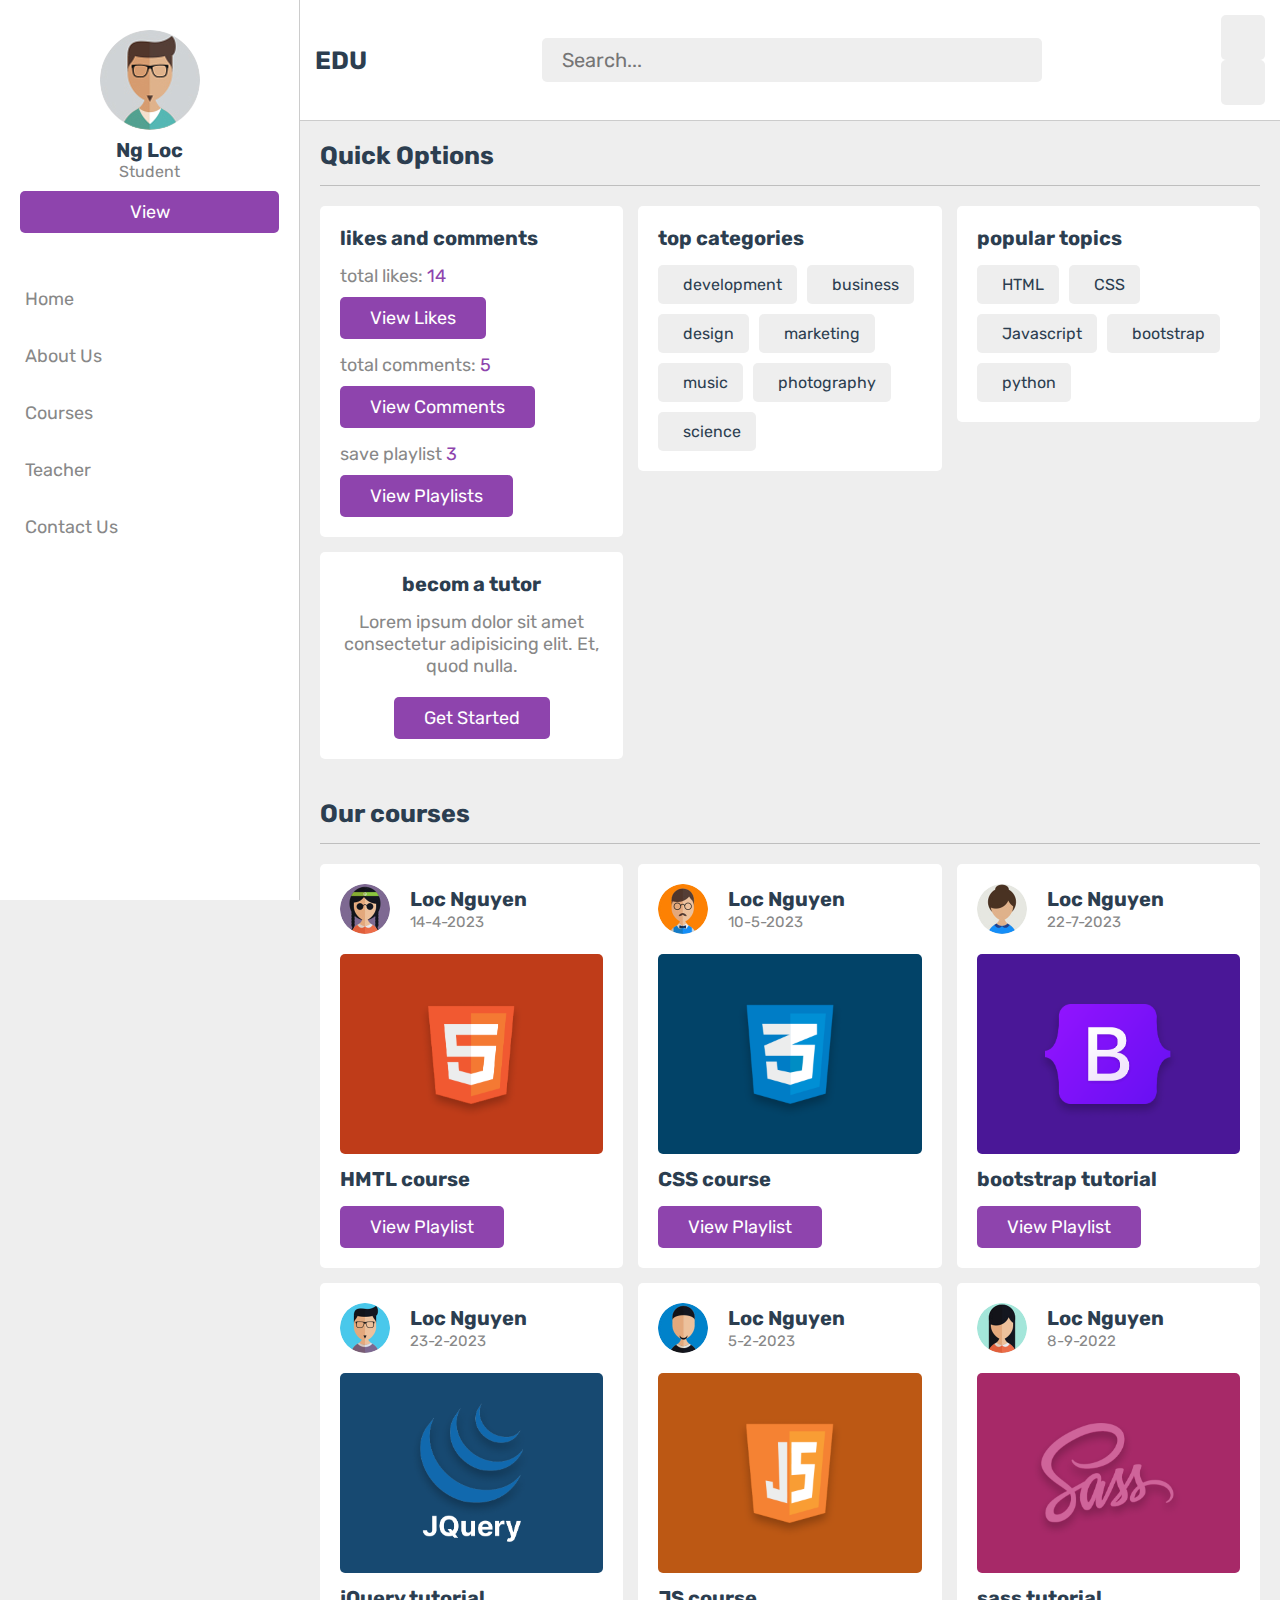
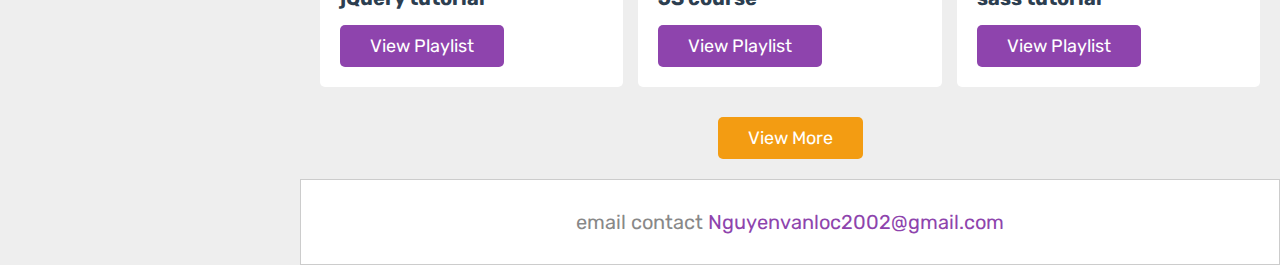
<file: index.html>
<!DOCTYPE html>
<html lang="en">
  <head>
    <meta charset="UTF-8" />
    <meta http-equiv="X-UA-Compatible" content="IE=edge" />
    <meta name="viewport" content="width=device-width, initial-scale=1.0" />
    <link
      rel="stylesheet"
      href="https://cdnjs.cloudflare.com/ajax/libs/font-awesome/6.4.0/css/all.min.css"
      integrity="sha512-iecdLmaskl7CVkqkXNQ/ZH/XLlvWZOJyj7Yy7tcenmpD1ypASozpmT/E0iPtmFIB46ZmdtAc9eNBvH0H/ZpiBw=="
      crossorigin="anonymous"
      referrerpolicy="no-referrer"
    />
    <link rel="preconnect" href="https://fonts.googleapis.com" />
    <link rel="preconnect" href="https://fonts.gstatic.com" crossorigin />
    <link
      href="https://fonts.googleapis.com/css2?family=Rubik:wght@300&display=swap"
      rel="stylesheet"
    />
    <link rel="stylesheet" href="css/style.css" />
    <title>Home</title>
  </head>
  <body>
    <header class="header">
      <section class="flex">
        <a href="index.html" class="logo">EDU</a>
        <form action="" method="post" class="search-form">
          <input
            type="text"
            name="search-box"
            required
            maxlength="100"
            placeholder="Search..."
          />
          <button
            type="submit"
            name="search-box"
            class="fas fa-search"
          ></button>
        </form>
        <div class="icons">
          <div id="menu-btn" class="fas fa-bars"></div>
          <div id="search-btn" class="fas fa-search"></div>
          <div id="user-btn" class="fas fa-user"></div>
          <div id="toggle-btn" class="fas fa-sun"></div>
        </div>
        <div class="profile">
          <img src="images/pic-1.jpg" alt="" />
          <h3>Ng Loc</h3>
          <span>Student</span>
          <a href="profile.html" class="btn">view</a>
          <div class="flex-btn">
            <a href="login.html" class="option-btn">login</a>
            <a href="register.html" class="option-btn">register</a>
          </div>
        </div>
      </section>
    </header>

    <div class="side-bar">
      <div class="close-side-bar">
        <i class="fas fa-times"></i>
      </div>
      <div class="profile">
        <img src="images/pic-1.jpg" alt="" />
        <h3>Ng Loc</h3>
        <span>Student</span>
        <a href="profile.html" class="btn">view</a>
      </div>
      <nav class="navbar">
        <a href="index.html"><i class="fas fa-home"></i><span>home</span></a>
        <a href="about.html"
          ><i class="fas fa-question"></i><span>about us</span></a
        >
        <a href="courses.html"
          ><i class="fas fa-graduation-cap"></i><span>courses</span></a
        >
        <a href="teacher.html"
          ><i class="fas fa-chalkboard-user"></i><span>teacher</span></a
        >
        <a href="contact.html"
          ><i class="fas fa-headset"></i><span>contact us</span></a
        >
      </nav>
    </div>
    <section class="quick-select">
      <h1 class="heading">Quick Options</h1>

      <div class="box-container">
        <div class="box">
          <h3 class="title">likes and comments</h3>
          <p>total likes: <span>14</span></p>
          <a href="#" class="inline-btn">view likes</a>

          <p>total comments: <span>5</span></p>
          <a href="#" class="inline-btn">view comments</a>

          <p>save playlist <span>3</span></p>
          <a href="#" class="inline-btn">view playlists</a>
        </div>
        <div class="box">
          <h3 class="title">top categories</h3>
          <div class="flex">
            <a href="#"><i class="fas fa-code"></i><span>development</span></a>
            <a href="#"
              ><i class="fas fa-chart-simple"></i><span>business</span></a
            >
            <a href="#"><i class="fas fa-pen"></i><span>design</span></a>
            <a href="#"
              ><i class="fas fa-chart-line"></i><span>marketing</span></a
            >
            <a href="#"><i class="fas fa-music"></i><span>music</span></a>
            <a href="#"
              ><i class="fas fa-camera"></i><span>photography</span></a
            >
            <a href="#"><i class="fas fa-vial"></i><span>science</span></a>
          </div>
        </div>
        <div class="box">
          <h3 class="title">popular topics</h3>
          <div class="flex">
            <a href="#"><i class="fab fa-html5"></i><span>HTML</span></a>
            <a href="#"><i class="fab fa-css3"></i><span>CSS</span></a>
            <a href="#"><i class="fab fa-js"></i><span>Javascript</span></a>
            <a href="#"
              ><i class="fab fa-bootstrap"></i><span>bootstrap</span></a
            >
            <a href="#"><i class="fab fa-python"></i><span>python</span></a>
          </div>
        </div>
        <div class="box tutor">
          <h3 class="title">becom a tutor</h3>
          <p>
            Lorem ipsum dolor sit amet consectetur adipisicing elit. Et, quod
            nulla.
          </p>
          <a href="register.html" class="inline-btn">get started</a>
        </div>
      </div>
    </section>
    <section class="courses">
      <h1 class="heading">Our courses</h1>
      <div class="box-container">
        <div class="box">
          <div class="tutor">
            <img src="./images/pic-2.jpg" alt="" />
            <div>
              <h3>Loc Nguyen</h3>
              <span>14-4-2023</span>
            </div>
          </div>
          <img src="./images/thumb-1.png" class="thumb" alt="" />
          <h3 class="title">HMTL course</h3>
          <a href="./playlist.html" class="inline-btn">view playlist</a>
        </div>
        <div class="box">
          <div class="tutor">
            <img src="./images/pic-3.jpg" alt="" />
            <div>
              <h3>Loc Nguyen</h3>
              <span>10-5-2023</span>
            </div>
          </div>
          <img src="./images/thumb-2.png" class="thumb" alt="" />
          <h3 class="title">CSS course</h3>
          <a href="./playlist.html" class="inline-btn">view playlist</a>
        </div>
        <div class="box">
          <div class="tutor">
            <img src="./images/pic-5.jpg" alt="" />
            <div>
              <h3>Loc Nguyen</h3>
              <span>22-7-2023</span>
            </div>
          </div>
          <img src="./images/thumb-4.png" class="thumb" alt="" />
          <h3 class="title">bootstrap tutorial</h3>
          <a href="./playlist.html" class="inline-btn">view playlist</a>
        </div>
        <div class="box">
          <div class="tutor">
            <img src="./images/pic-6.jpg" alt="" />
            <div>
              <h3>Loc Nguyen</h3>
              <span>23-2-2023</span>
            </div>
          </div>
          <img src="./images/thumb-5.png" class="thumb" alt="" />
          <h3 class="title">jQuery tutorial</h3>
          <a href="./playlist.html" class="inline-btn">view playlist</a>
        </div>
        <div class="box">
          <div class="tutor">
            <img src="./images/pic-4.jpg" alt="" />
            <div>
              <h3>Loc Nguyen</h3>
              <span>5-2-2023</span>
            </div>
          </div>
          <img src="./images/thumb-3.png" class="thumb" alt="" />
          <h3 class="title">JS course</h3>
          <a href="./playlist.html" class="inline-btn">view playlist</a>
        </div>
        <div class="box">
          <div class="tutor">
            <img src="./images/pic-7.jpg" alt="" />
            <div>
              <h3>Loc Nguyen</h3>
              <span>8-9-2022</span>
            </div>
          </div>
          <img src="./images/thumb-6.png" class="thumb" alt="" />
          <h3 class="title">sass tutorial</h3>
          <a href="./playlist.html" class="inline-btn">view playlist</a>
        </div>
      </div>
      <div class="more-btn">
        <a href="courses.html" class="inline-option-btn">view more</a>
      </div>
    </section>
    <footer>
      <p>email contact <span>Nguyenvanloc2002@gmail.com</span></p>
    </footer>
    <script src="./js/app.js"></script>
  </body>
</html>
</file>
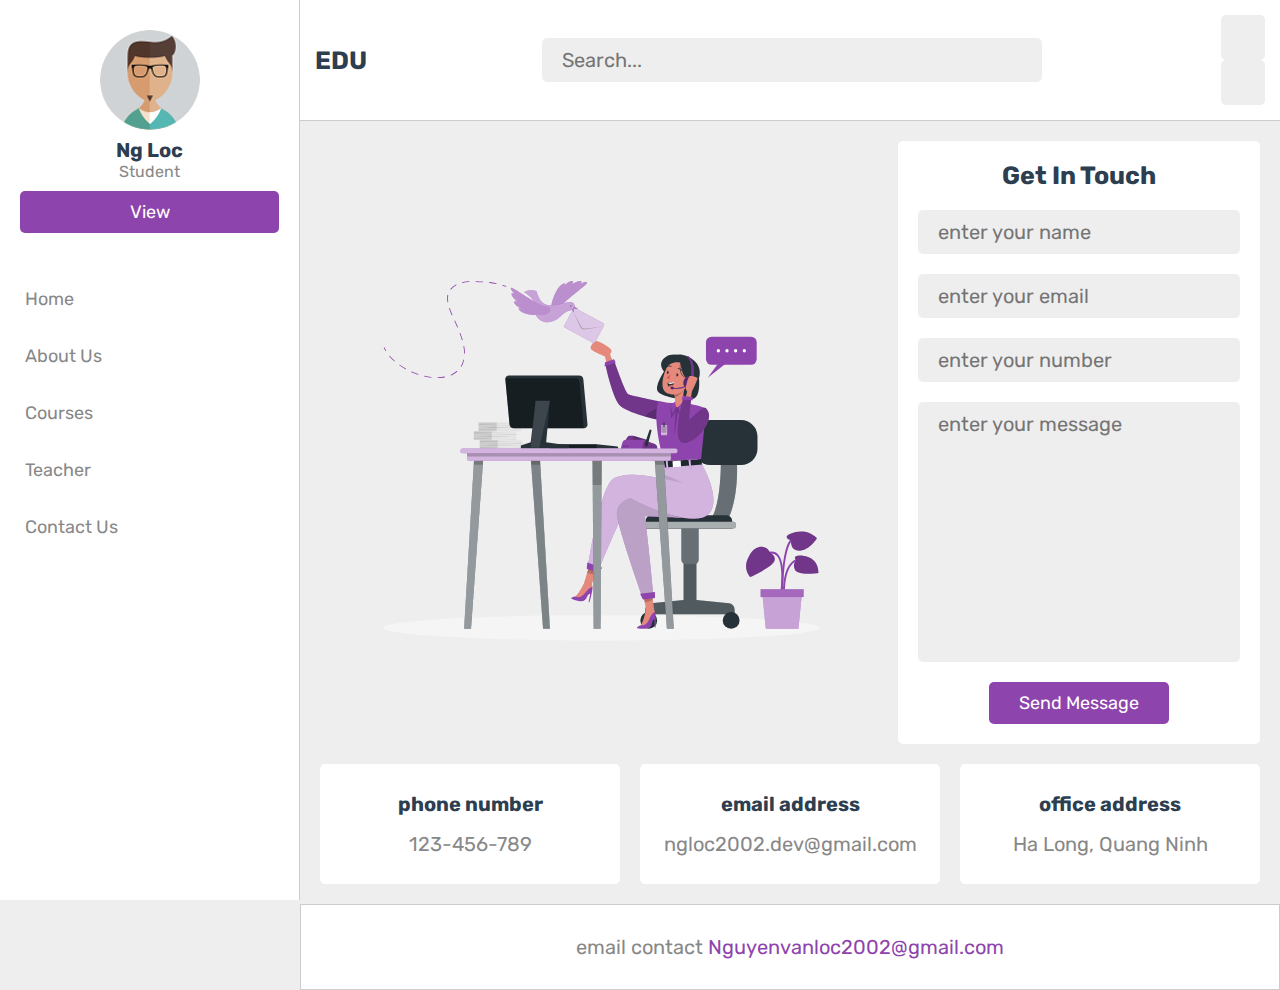
<file: contact.html>
<!DOCTYPE html>
<html lang="en">
  <head>
    <meta charset="UTF-8" />
    <meta http-equiv="X-UA-Compatible" content="IE=edge" />
    <meta name="viewport" content="width=device-width, initial-scale=1.0" />
    <link
      rel="stylesheet"
      href="https://cdnjs.cloudflare.com/ajax/libs/font-awesome/6.4.0/css/all.min.css"
      integrity="sha512-iecdLmaskl7CVkqkXNQ/ZH/XLlvWZOJyj7Yy7tcenmpD1ypASozpmT/E0iPtmFIB46ZmdtAc9eNBvH0H/ZpiBw=="
      crossorigin="anonymous"
      referrerpolicy="no-referrer"
    />
    <link rel="preconnect" href="https://fonts.googleapis.com" />
    <link rel="preconnect" href="https://fonts.gstatic.com" crossorigin />
    <link
      href="https://fonts.googleapis.com/css2?family=Rubik:wght@300&display=swap"
      rel="stylesheet"
    />
    <link rel="stylesheet" href="css/style.css" />
    <title>contact</title>
  </head>
  <body>
    <header class="header">
      <section class="flex">
        <a href="index.html" class="logo">EDU</a>
        <form action="" method="post" class="search-form">
          <input
            type="text"
            name="search-box"
            required
            maxlength="100"
            placeholder="Search..."
          />
          <button
            type="submit"
            name="search-box"
            class="fas fa-search"
          ></button>
        </form>
        <div class="icons">
          <div id="menu-btn" class="fas fa-bars"></div>
          <div id="search-btn" class="fas fa-search"></div>
          <div id="user-btn" class="fas fa-user"></div>
          <div id="toggle-btn" class="fas fa-sun"></div>
        </div>
        <div class="profile">
          <img src="images/pic-1.jpg" alt="" />
          <h3>Ng Loc</h3>
          <span>Student</span>
          <a href="profile.html" class="btn">view</a>
          <div class="flex-btn">
            <a href="login.html" class="option-btn">login</a>
            <a href="register.html" class="option-btn">register</a>
          </div>
        </div>
      </section>
    </header>

    <div class="side-bar">
      <div class="close-side-bar">
        <i class="fas fa-times"></i>
      </div>
      <div class="profile">
        <img src="images/pic-1.jpg" alt="" />
        <h3>Ng Loc</h3>
        <span>Student</span>
        <a href="profile.html" class="btn">view</a>
      </div>
      <nav class="navbar">
        <a href="index.html"><i class="fas fa-home"></i><span>home</span></a>
        <a href="about.html"
          ><i class="fas fa-question"></i><span>about us</span></a
        >
        <a href="courses.html"
          ><i class="fas fa-graduation-cap"></i><span>courses</span></a
        >
        <a href="teacher.html"
          ><i class="fas fa-chalkboard-user"></i><span>teacher</span></a
        >
        <a href="contact.html"
          ><i class="fas fa-headset"></i><span>contact us</span></a
        >
      </nav>
    </div>
    <section class="contact">
      <div class="row">
        <div class="image">
          <img src="./images/contact-img.svg" alt="" />
        </div>

        <form action="">
          <div class="title">Get In Touch</div>
          <input type="text" placeholder="enter your name" />
          <input type="text" placeholder="enter your email" />
          <input type="number" placeholder="enter your number" />
          <textarea
            name=""
            id=""
            placeholder="enter your message"
            cols="30"
            rows="10"
          ></textarea>
          <button class="inline-btn">send message</button>
        </form>
      </div>
      <div class="box-container">
        <div class="box">
          <div class="icon">
            <i class="fas fa-phone"></i>
          </div>
          <h3>phone number</h3>
          <p>123-456-789</p>
        </div>
        <div class="box">
          <div class="icon">
            <i class="fas fa-mail-bulk"></i>
          </div>
          <h3>email address</h3>
          <p>ngloc2002.dev@gmail.com</p>
        </div>
        <div class="box">
          <div class="icon">
            <i class="fas fa-map-location-dot"></i>
          </div>
          <h3>office address</h3>
          <p>Ha Long, Quang Ninh</p>
        </div>
      </div>
    </section>
    <footer>
      <p>email contact <span>Nguyenvanloc2002@gmail.com</span></p>
    </footer>
    <script src="./js/app.js"></script>
  </body>
</html>
</file>
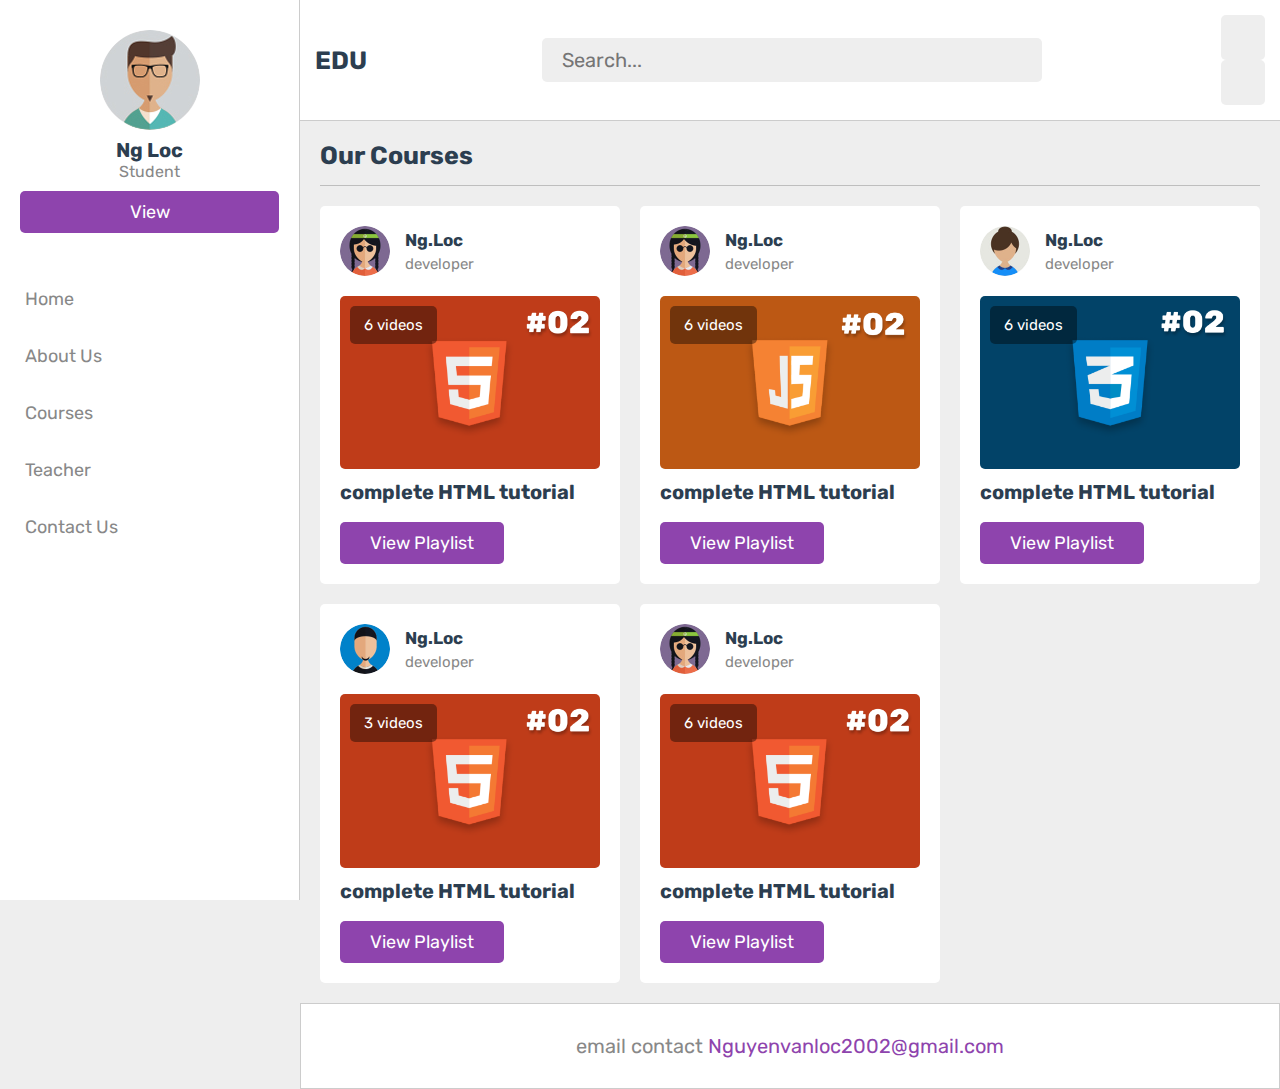
<file: courses.html>
<!DOCTYPE html>
<html lang="en">
  <head>
    <meta charset="UTF-8" />
    <meta http-equiv="X-UA-Compatible" content="IE=edge" />
    <meta name="viewport" content="width=device-width, initial-scale=1.0" />
    <link
      rel="stylesheet"
      href="https://cdnjs.cloudflare.com/ajax/libs/font-awesome/6.4.0/css/all.min.css"
      integrity="sha512-iecdLmaskl7CVkqkXNQ/ZH/XLlvWZOJyj7Yy7tcenmpD1ypASozpmT/E0iPtmFIB46ZmdtAc9eNBvH0H/ZpiBw=="
      crossorigin="anonymous"
      referrerpolicy="no-referrer"
    />
    <link rel="preconnect" href="https://fonts.googleapis.com" />
    <link rel="preconnect" href="https://fonts.gstatic.com" crossorigin />
    <link
      href="https://fonts.googleapis.com/css2?family=Rubik:wght@300&display=swap"
      rel="stylesheet"
    />
    <link rel="stylesheet" href="css/style.css" />
    <title>courses</title>
  </head>
  <body>
    <header class="header">
      <section class="flex">
        <a href="index.html" class="logo">EDU</a>
        <form action="" method="post" class="search-form">
          <input
            type="text"
            name="search-box"
            required
            maxlength="100"
            placeholder="Search..."
          />
          <button
            type="submit"
            name="search-box"
            class="fas fa-search"
          ></button>
        </form>
        <div class="icons">
          <div id="menu-btn" class="fas fa-bars"></div>
          <div id="search-btn" class="fas fa-search"></div>
          <div id="user-btn" class="fas fa-user"></div>
          <div id="toggle-btn" class="fas fa-sun"></div>
        </div>
        <div class="profile">
          <img src="images/pic-1.jpg" alt="" />
          <h3>Ng Loc</h3>
          <span>Student</span>
          <a href="profile.html" class="btn">view</a>
          <div class="flex-btn">
            <a href="login.html" class="option-btn">login</a>
            <a href="register.html" class="option-btn">register</a>
          </div>
        </div>
      </section>
    </header>

    <div class="side-bar">
      <div class="close-side-bar">
        <i class="fas fa-times"></i>
      </div>
      <div class="profile">
        <img src="images/pic-1.jpg" alt="" />
        <h3>Ng Loc</h3>
        <span>Student</span>
        <a href="profile.html" class="btn">view</a>
      </div>
      <nav class="navbar">
        <a href="index.html"><i class="fas fa-home"></i><span>home</span></a>
        <a href="about.html"
          ><i class="fas fa-question"></i><span>about us</span></a
        >
        <a href="courses.html"
          ><i class="fas fa-graduation-cap"></i><span>courses</span></a
        >
        <a href="teacher.html"
          ><i class="fas fa-chalkboard-user"></i><span>teacher</span></a
        >
        <a href="contact.html"
          ><i class="fas fa-headset"></i><span>contact us</span></a
        >
      </nav>
    </div>
    <section id="courses">
      <h1 class="heading">Our Courses</h1>
      <div class="box-container">
        <div class="box">
          <div class="teacher">
            <img src="./images/pic-2.jpg" alt="" class="avatar" />
            <div class="info">
              <h3>Ng.Loc</h3>
              <p>developer</p>
            </div>
          </div>
          <div class="video">
            <span>6 videos</span>
            <img class="thumb" src="./images/post-1-2.png" alt="" />
          </div>
          <p class="title">complete HTML tutorial</p>
          <a href="./watch-video.html" class="inline-btn">View playlist</a>
        </div>
        <div class="box">
          <div class="teacher">
            <img src="./images/pic-2.jpg" alt="" class="avatar" />
            <div class="info">
              <h3>Ng.Loc</h3>
              <p>developer</p>
            </div>
          </div>
          <div class="video">
            <span>6 videos</span>
            <img class="thumb" src="./images/post-3-2.png" alt="" />
          </div>
          <p class="title">complete HTML tutorial</p>
          <a href="./watch-video.html" class="inline-btn">View playlist</a>
        </div>
        <div class="box">
          <div class="teacher">
            <img src="./images/pic-5.jpg" alt="" class="avatar" />
            <div class="info">
              <h3>Ng.Loc</h3>
              <p>developer</p>
            </div>
          </div>
          <div class="video">
            <span>6 videos</span>
            <img class="thumb" src="./images/post-2-2.png" alt="" />
          </div>
          <p class="title">complete HTML tutorial</p>
          <a href="./watch-video.html" class="inline-btn">View playlist</a>
        </div>
        <div class="box">
          <div class="teacher">
            <img src="./images/pic-4.jpg" alt="" class="avatar" />
            <div class="info">
              <h3>Ng.Loc</h3>
              <p>developer</p>
            </div>
          </div>
          <div class="video">
            <span>3 videos</span>
            <img class="thumb" src="./images/post-1-2.png" alt="" />
          </div>
          <p class="title">complete HTML tutorial</p>
          <a href="./watch-video.html" class="inline-btn">View playlist</a>
        </div>
        <div class="box">
          <div class="teacher">
            <img src="./images/pic-2.jpg" alt="" class="avatar" />
            <div class="info">
              <h3>Ng.Loc</h3>
              <p>developer</p>
            </div>
          </div>
          <div class="video">
            <span>6 videos</span>
            <img class="thumb" src="./images/post-1-2.png" alt="" />
          </div>
          <p class="title">complete HTML tutorial</p>
          <a href="./watch-video.html" class="inline-btn">View playlist</a>
        </div>
      </div>
    </section>
    <footer>
      <p>email contact <span>Nguyenvanloc2002@gmail.com</span></p>
    </footer>
    <script src="./js/app.js"></script>
  </body>
</html>
</file>
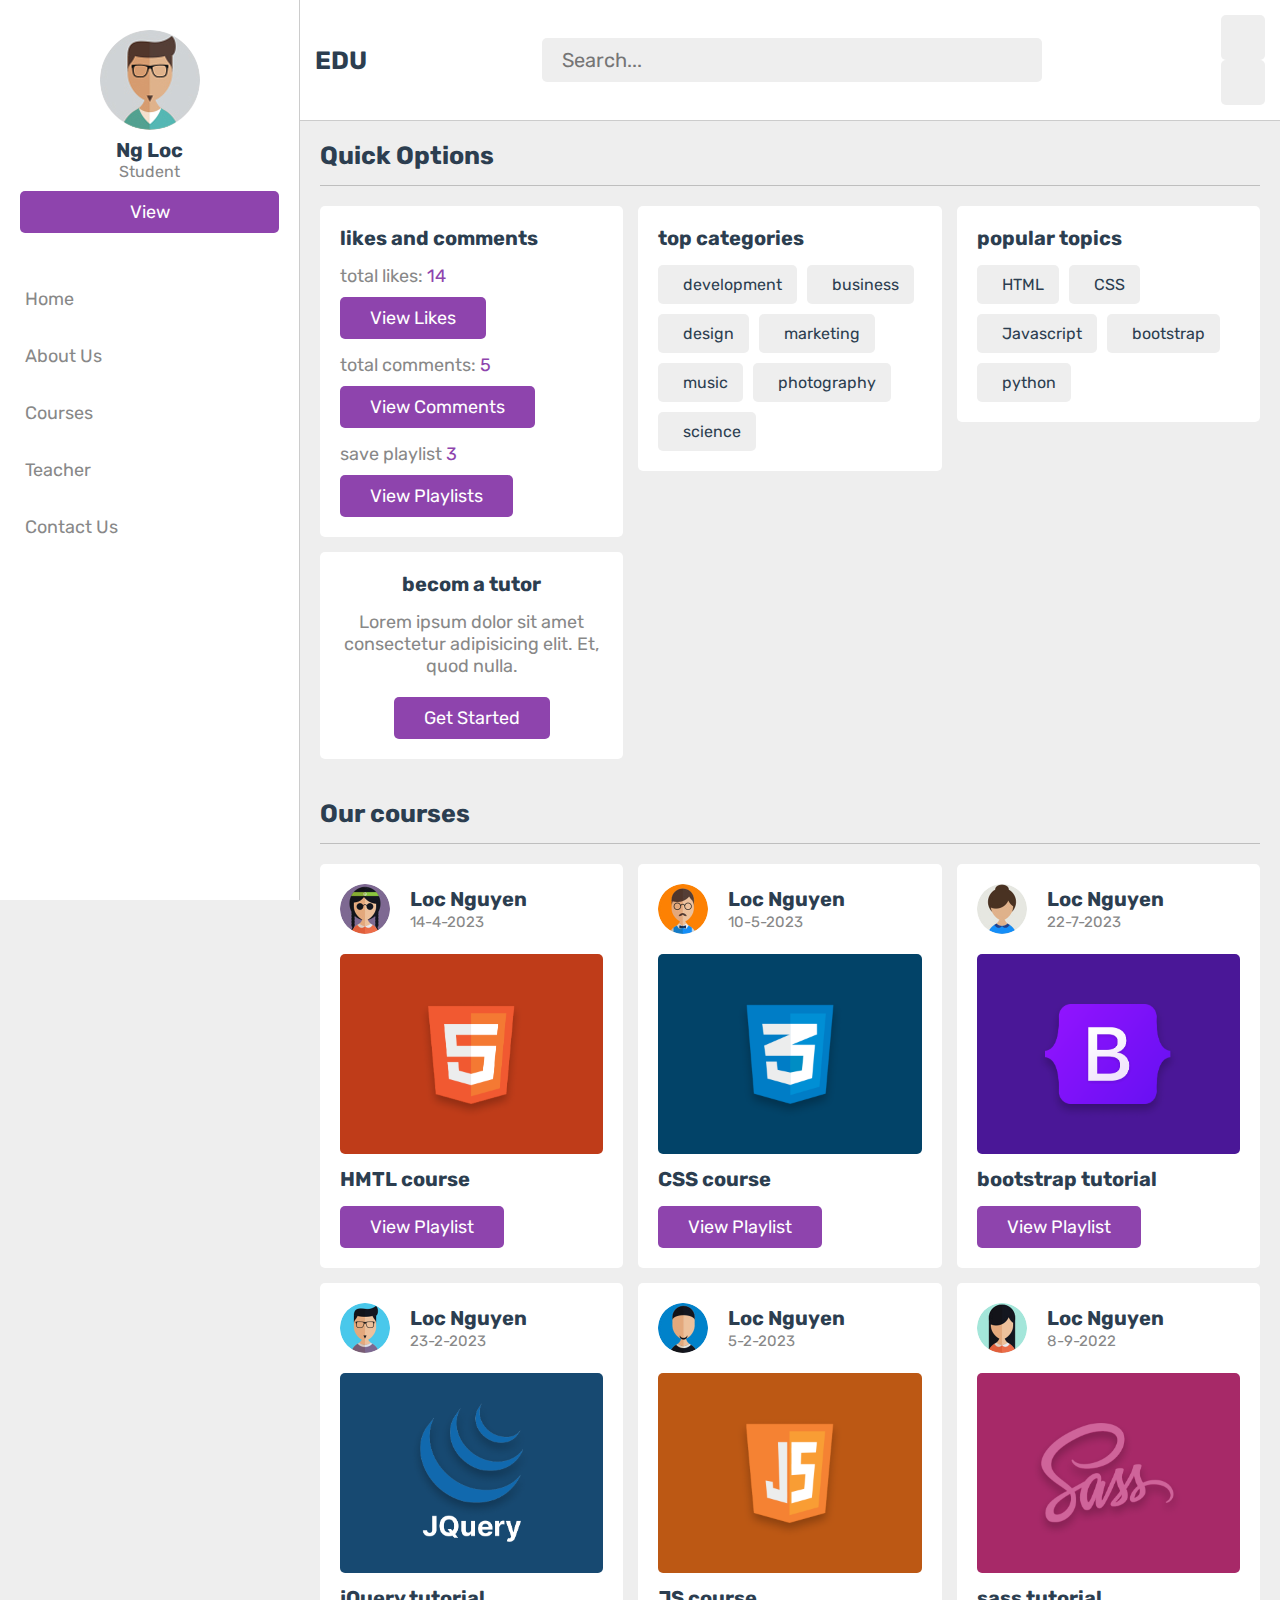
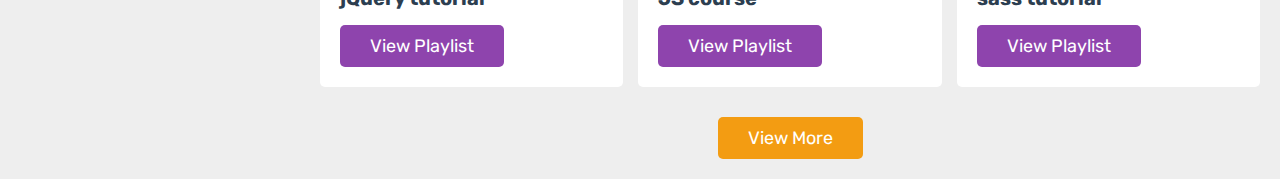
<file: home.html>
<!DOCTYPE html>
<html lang="en">
  <head>
    <meta charset="UTF-8" />
    <meta http-equiv="X-UA-Compatible" content="IE=edge" />
    <meta name="viewport" content="width=device-width, initial-scale=1.0" />
    <link
      rel="stylesheet"
      href="https://cdnjs.cloudflare.com/ajax/libs/font-awesome/6.4.0/css/all.min.css"
      integrity="sha512-iecdLmaskl7CVkqkXNQ/ZH/XLlvWZOJyj7Yy7tcenmpD1ypASozpmT/E0iPtmFIB46ZmdtAc9eNBvH0H/ZpiBw=="
      crossorigin="anonymous"
      referrerpolicy="no-referrer"
    />
    <link rel="preconnect" href="https://fonts.googleapis.com" />
    <link rel="preconnect" href="https://fonts.gstatic.com" crossorigin />
    <link
      href="https://fonts.googleapis.com/css2?family=Rubik:wght@300&display=swap"
      rel="stylesheet"
    />
    <link rel="stylesheet" href="css/style.css" />
    <title>Home</title>
  </head>
  <body>
    <header class="header">
      <section class="flex">
        <a href="home.html" class="logo">EDU</a>
        <form action="" method="post" class="search-form">
          <input
            type="text"
            name="search-box"
            required
            maxlength="100"
            placeholder="Search..."
          />
          <button
            type="submit"
            name="search-box"
            class="fas fa-search"
          ></button>
        </form>
        <div class="icons">
          <div id="menu-btn" class="fas fa-bars"></div>
          <div id="search-btn" class="fas fa-search"></div>
          <div id="user-btn" class="fas fa-user"></div>
          <div id="toggle-btn" class="fas fa-sun"></div>
        </div>
        <div class="profile">
          <img src="images/pic-1.jpg" alt="" />
          <h3>Ng Loc</h3>
          <span>Student</span>
          <a href="profile.html" class="btn">view</a>
          <div class="flex-btn">
            <a href="login.html" class="option-btn">login</a>
            <a href="register.html" class="option-btn">register</a>
          </div>
        </div>
      </section>
    </header>

    <div class="side-bar">
      <div class="close-side-bar">
        <i class="fas fa-times"></i>
      </div>
      <div class="profile">
        <img src="images/pic-1.jpg" alt="" />
        <h3>Ng Loc</h3>
        <span>Student</span>
        <a href="profile.html" class="btn">view</a>
      </div>
      <nav class="navbar">
        <a href="home.html"><i class="fas fa-home"></i><span>home</span></a>
        <a href="about.html"
          ><i class="fas fa-question"></i><span>about us</span></a
        >
        <a href="courses.html"
          ><i class="fas fa-graduation-cap"></i><span>courses</span></a
        >
        <a href="teacher.html"
          ><i class="fas fa-chalkboard-user"></i><span>teacher</span></a
        >
        <a href="contact.html"
          ><i class="fas fa-headset"></i><span>contact us</span></a
        >
      </nav>
    </div>
    <section class="quick-select">
      <h1 class="heading">Quick Options</h1>

      <div class="box-container">
        <div class="box">
          <h3 class="title">likes and comments</h3>
          <p>total likes: <span>14</span></p>
          <a href="#" class="inline-btn">view likes</a>

          <p>total comments: <span>5</span></p>
          <a href="#" class="inline-btn">view comments</a>

          <p>save playlist <span>3</span></p>
          <a href="#" class="inline-btn">view playlists</a>
        </div>
        <div class="box">
          <h3 class="title">top categories</h3>
          <div class="flex">
            <a href="#"><i class="fas fa-code"></i><span>development</span></a>
            <a href="#"
              ><i class="fas fa-chart-simple"></i><span>business</span></a
            >
            <a href="#"><i class="fas fa-pen"></i><span>design</span></a>
            <a href="#"
              ><i class="fas fa-chart-line"></i><span>marketing</span></a
            >
            <a href="#"><i class="fas fa-music"></i><span>music</span></a>
            <a href="#"
              ><i class="fas fa-camera"></i><span>photography</span></a
            >
            <a href="#"><i class="fas fa-vial"></i><span>science</span></a>
          </div>
        </div>
        <div class="box">
          <h3 class="title">popular topics</h3>
          <div class="flex">
            <a href="#"><i class="fab fa-html5"></i><span>HTML</span></a>
            <a href="#"><i class="fab fa-css3"></i><span>CSS</span></a>
            <a href="#"><i class="fab fa-js"></i><span>Javascript</span></a>
            <a href="#"
              ><i class="fab fa-bootstrap"></i><span>bootstrap</span></a
            >
            <a href="#"><i class="fab fa-python"></i><span>python</span></a>
          </div>
        </div>
        <div class="box tutor">
          <h3 class="title">becom a tutor</h3>
          <p>
            Lorem ipsum dolor sit amet consectetur adipisicing elit. Et, quod
            nulla.
          </p>
          <a href="register.html" class="inline-btn">get started</a>
        </div>
      </div>
    </section>
    <section class="courses">
      <h1 class="heading">Our courses</h1>
      <div class="box-container">
        <div class="box">
          <div class="tutor">
            <img src="./images/pic-2.jpg" alt="" />
            <div>
              <h3>Loc Nguyen</h3>
              <span>14-4-2023</span>
            </div>
          </div>
          <img src="./images/thumb-1.png" class="thumb" alt="" />
          <h3 class="title">HMTL course</h3>
          <a href="./playlist.html" class="inline-btn">view playlist</a>
        </div>
        <div class="box">
          <div class="tutor">
            <img src="./images/pic-3.jpg" alt="" />
            <div>
              <h3>Loc Nguyen</h3>
              <span>10-5-2023</span>
            </div>
          </div>
          <img src="./images/thumb-2.png" class="thumb" alt="" />
          <h3 class="title">CSS course</h3>
          <a href="./playlist.html" class="inline-btn">view playlist</a>
        </div>
        <div class="box">
          <div class="tutor">
            <img src="./images/pic-5.jpg" alt="" />
            <div>
              <h3>Loc Nguyen</h3>
              <span>22-7-2023</span>
            </div>
          </div>
          <img src="./images/thumb-4.png" class="thumb" alt="" />
          <h3 class="title">bootstrap tutorial</h3>
          <a href="./playlist.html" class="inline-btn">view playlist</a>
        </div>
        <div class="box">
          <div class="tutor">
            <img src="./images/pic-6.jpg" alt="" />
            <div>
              <h3>Loc Nguyen</h3>
              <span>23-2-2023</span>
            </div>
          </div>
          <img src="./images/thumb-5.png" class="thumb" alt="" />
          <h3 class="title">jQuery tutorial</h3>
          <a href="./playlist.html" class="inline-btn">view playlist</a>
        </div>
        <div class="box">
          <div class="tutor">
            <img src="./images/pic-4.jpg" alt="" />
            <div>
              <h3>Loc Nguyen</h3>
              <span>5-2-2023</span>
            </div>
          </div>
          <img src="./images/thumb-3.png" class="thumb" alt="" />
          <h3 class="title">JS course</h3>
          <a href="./playlist.html" class="inline-btn">view playlist</a>
        </div>
        <div class="box">
          <div class="tutor">
            <img src="./images/pic-7.jpg" alt="" />
            <div>
              <h3>Loc Nguyen</h3>
              <span>8-9-2022</span>
            </div>
          </div>
          <img src="./images/thumb-6.png" class="thumb" alt="" />
          <h3 class="title">sass tutorial</h3>
          <a href="./playlist.html" class="inline-btn">view playlist</a>
        </div>
      </div>
      <div class="more-btn">
        <a href="courses.html" class="inline-option-btn">view more</a>
      </div>
    </section>
    <script src="./js/app.js"></script>
  </body>
</html>
</file>
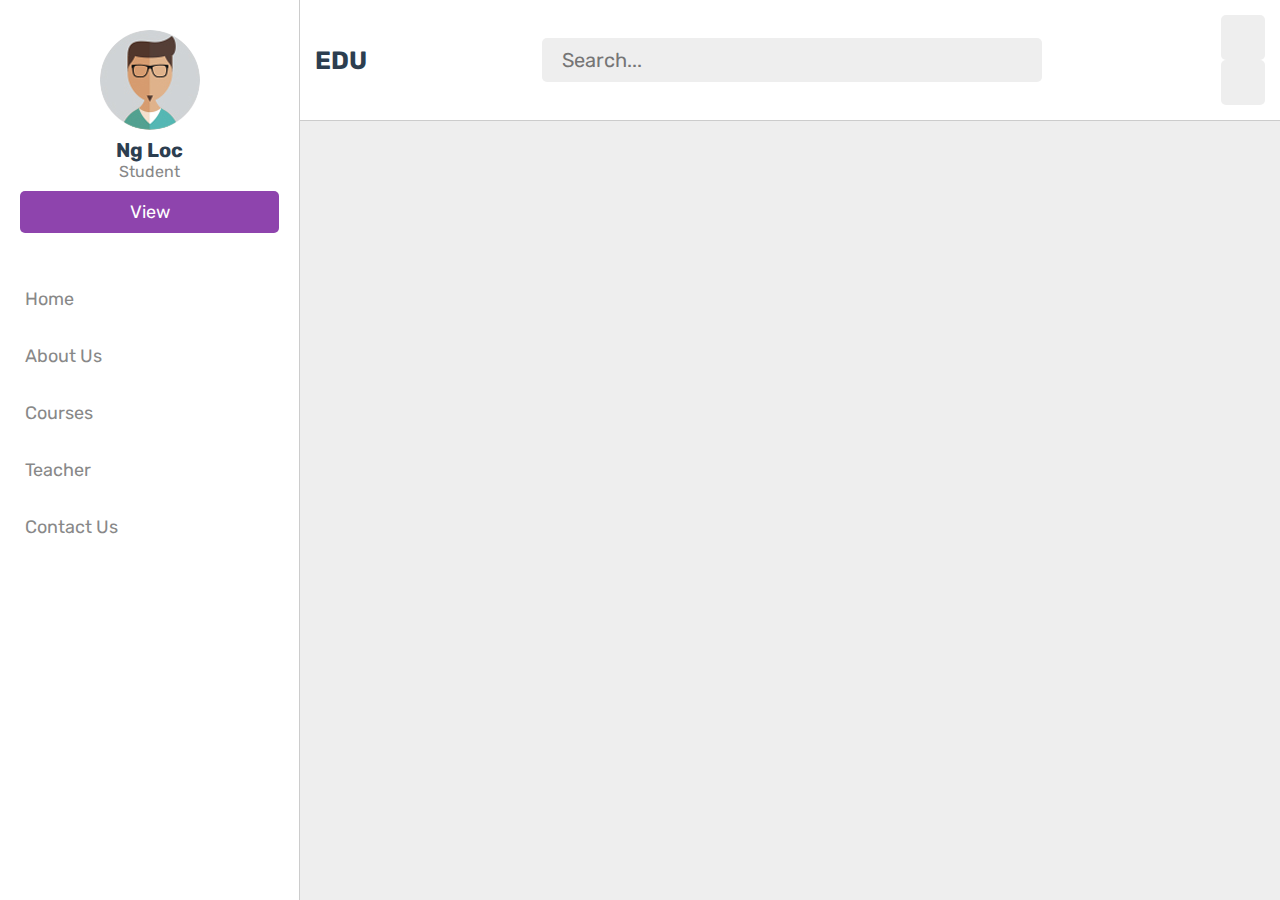
<file: login.html>
<!DOCTYPE html>
<html lang="en">
  <head>
    <meta charset="UTF-8" />
    <meta http-equiv="X-UA-Compatible" content="IE=edge" />
    <meta name="viewport" content="width=device-width, initial-scale=1.0" />
    <link
      rel="stylesheet"
      href="https://cdnjs.cloudflare.com/ajax/libs/font-awesome/6.4.0/css/all.min.css"
      integrity="sha512-iecdLmaskl7CVkqkXNQ/ZH/XLlvWZOJyj7Yy7tcenmpD1ypASozpmT/E0iPtmFIB46ZmdtAc9eNBvH0H/ZpiBw=="
      crossorigin="anonymous"
      referrerpolicy="no-referrer"
    />
    <link rel="preconnect" href="https://fonts.googleapis.com" />
    <link rel="preconnect" href="https://fonts.gstatic.com" crossorigin />
    <link
      href="https://fonts.googleapis.com/css2?family=Rubik:wght@300&display=swap"
      rel="stylesheet"
    />
    <link rel="stylesheet" href="css/style.css" />
    <title>contact</title>
  </head>
  <body>
    <header class="header">
      <section class="flex">
        <a href="index.html" class="logo">EDU</a>
        <form action="" method="post" class="search-form">
          <input
            type="text"
            name="search-box"
            required
            maxlength="100"
            placeholder="Search..."
          />
          <button
            type="submit"
            name="search-box"
            class="fas fa-search"
          ></button>
        </form>
        <div class="icons">
          <div id="menu-btn" class="fas fa-bars"></div>
          <div id="search-btn" class="fas fa-search"></div>
          <div id="user-btn" class="fas fa-user"></div>
          <div id="toggle-btn" class="fas fa-sun"></div>
        </div>
        <div class="profile">
          <img src="images/pic-1.jpg" alt="" />
          <h3>Ng Loc</h3>
          <span>Student</span>
          <a href="profile.html" class="btn">view</a>
          <div class="flex-btn">
            <a href="login.html" class="option-btn">login</a>
            <a href="register.html" class="option-btn">register</a>
          </div>
        </div>
      </section>
    </header>

    <div class="side-bar">
      <div class="close-side-bar">
        <i class="fas fa-times"></i>
      </div>
      <div class="profile">
        <img src="images/pic-1.jpg" alt="" />
        <h3>Ng Loc</h3>
        <span>Student</span>
        <a href="profile.html" class="btn">view</a>
      </div>
      <nav class="navbar">
        <a href="index.html"><i class="fas fa-home"></i><span>home</span></a>
        <a href="about.html"
          ><i class="fas fa-question"></i><span>about us</span></a
        >
        <a href="courses.html"
          ><i class="fas fa-graduation-cap"></i><span>courses</span></a
        >
        <a href="teacher.html"
          ><i class="fas fa-chalkboard-user"></i><span>teacher</span></a
        >
        <a href="contact.html"
          ><i class="fas fa-headset"></i><span>contact us</span></a
        >
      </nav>
    </div>

    <script src="./js/app.js"></script>
  </body>
</html>
</file>
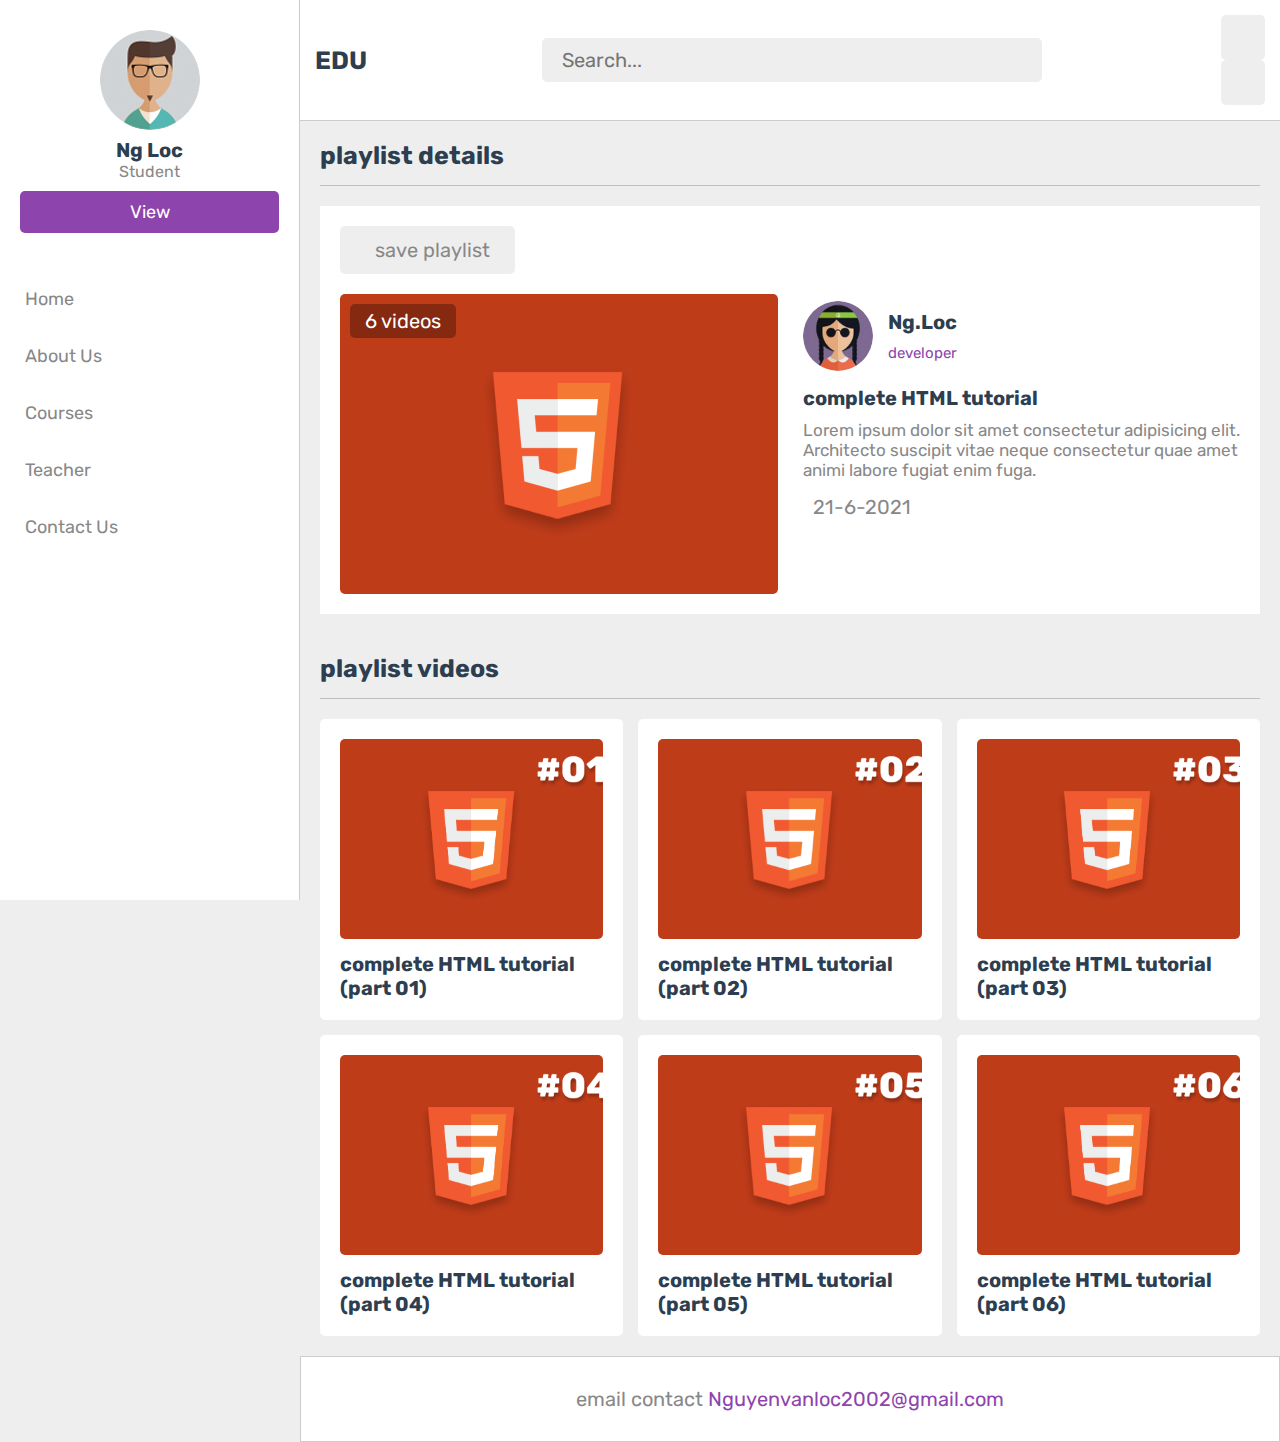
<file: playlist.html>
<!DOCTYPE html>
<html lang="en">
  <head>
    <meta charset="UTF-8" />
    <meta http-equiv="X-UA-Compatible" content="IE=edge" />
    <meta name="viewport" content="width=device-width, initial-scale=1.0" />
    <link
      rel="stylesheet"
      href="https://cdnjs.cloudflare.com/ajax/libs/font-awesome/6.4.0/css/all.min.css"
      integrity="sha512-iecdLmaskl7CVkqkXNQ/ZH/XLlvWZOJyj7Yy7tcenmpD1ypASozpmT/E0iPtmFIB46ZmdtAc9eNBvH0H/ZpiBw=="
      crossorigin="anonymous"
      referrerpolicy="no-referrer"
    />
    <link rel="preconnect" href="https://fonts.googleapis.com" />
    <link rel="preconnect" href="https://fonts.gstatic.com" crossorigin />
    <link
      href="https://fonts.googleapis.com/css2?family=Rubik:wght@300&display=swap"
      rel="stylesheet"
    />
    <link rel="stylesheet" href="css/style.css" />
    <title>play list</title>
  </head>
  <body>
    <header class="header">
      <section class="flex">
        <a href="index.html" class="logo">EDU</a>
        <form action="" method="post" class="search-form">
          <input
            type="text"
            name="search-box"
            required
            maxlength="100"
            placeholder="Search..."
          />
          <button
            type="submit"
            name="search-box"
            class="fas fa-search"
          ></button>
        </form>
        <div class="icons">
          <div id="menu-btn" class="fas fa-bars"></div>
          <div id="search-btn" class="fas fa-search"></div>
          <div id="user-btn" class="fas fa-user"></div>
          <div id="toggle-btn" class="fas fa-sun"></div>
        </div>
        <div class="profile">
          <img src="images/pic-1.jpg" alt="" />
          <h3>Ng Loc</h3>
          <span>Student</span>
          <a href="profile.html" class="btn">view</a>
          <div class="flex-btn">
            <a href="login.html" class="option-btn">login</a>
            <a href="register.html" class="option-btn">register</a>
          </div>
        </div>
      </section>
    </header>

    <div class="side-bar">
      <div class="close-side-bar">
        <i class="fas fa-times"></i>
      </div>
      <div class="profile">
        <img src="images/pic-1.jpg" alt="" />
        <h3>Ng Loc</h3>
        <span>Student</span>
        <a href="profile.html" class="btn">view</a>
      </div>
      <nav class="navbar">
        <a href="index.html"><i class="fas fa-home"></i><span>home</span></a>
        <a href="about.html"
          ><i class="fas fa-question"></i><span>about us</span></a
        >
        <a href="courses.html"
          ><i class="fas fa-graduation-cap"></i><span>courses</span></a
        >
        <a href="teacher.html"
          ><i class="fas fa-chalkboard-user"></i><span>teacher</span></a
        >
        <a href="contact.html"
          ><i class="fas fa-headset"></i><span>contact us</span></a
        >
      </nav>
    </div>
    <section class="playlist">
      <h1 class="heading">playlist details</h1>
      <div class="row">
        <div class="col">
          <form action="" method="post" class="save-list">
            <button type="submit" name="save_List">
              <i class="fas fa-bookmark"></i> <span>save playlist</span>
            </button>
            <div class="thumb">
              <img src="images/thumb-1.png" alt="" />
              <span>6 videos</span>
            </div>
          </form>
        </div>
        <div class="col">
          <div class="tutor">
            <img class="thumb" src="images/pic-2.jpg" alt="" />
            <div>
              <h3>Ng.Loc</h3>
              <span>developer</span>
            </div>
          </div>
          <div class="details">
            <h3>complete HTML tutorial</h3>

            <p>
              Lorem ipsum dolor sit amet consectetur adipisicing elit.
              Architecto suscipit vitae neque consectetur quae amet animi labore
              fugiat enim fuga.
            </p>
            <div class="date">
              <i class="fas fa-calendar"></i> <span>21-6-2021</span>
            </div>
          </div>
        </div>
      </div>
    </section>
    <section class="video-container">
      <h1 class="heading">playlist videos</h1>
      <div class="box-container">
        <a href="watch-video.html" class="box">
          <i class="fas fa-play"></i>
          <img src="images/post-1-1.png" alt="" />
          <h3>complete HTML tutorial (part 01)</h3>
        </a>
        <a href="watch-video.html" class="box">
          <i class="fas fa-play"></i>
          <img src="images/post-1-2.png" alt="" />
          <h3>complete HTML tutorial (part 02)</h3>
        </a>
        <a href="watch-video.html" class="box">
          <i class="fas fa-play"></i>
          <img src="images/post-1-3.png" alt="" />
          <h3>complete HTML tutorial (part 03)</h3>
        </a>
        <a href="watch-video.html" class="box">
          <i class="fas fa-play"></i>
          <img src="images/post-1-4.png" alt="" />
          <h3>complete HTML tutorial (part 04)</h3>
        </a>
        <a href="watch-video.html" class="box">
          <i class="fas fa-play"></i>
          <img src="images/post-1-5.png" alt="" />
          <h3>complete HTML tutorial (part 05)</h3>
        </a>
        <a href="watch-video.html" class="box">
          <i class="fas fa-play"></i>
          <img src="images/post-1-6.png" alt="" />
          <h3>complete HTML tutorial (part 06)</h3>
        </a>
      </div>
    </section>
    <footer>
      <p>email contact <span>Nguyenvanloc2002@gmail.com</span></p>
    </footer>
    <script src="./js/app.js"></script>
  </body>
</html>
</file>
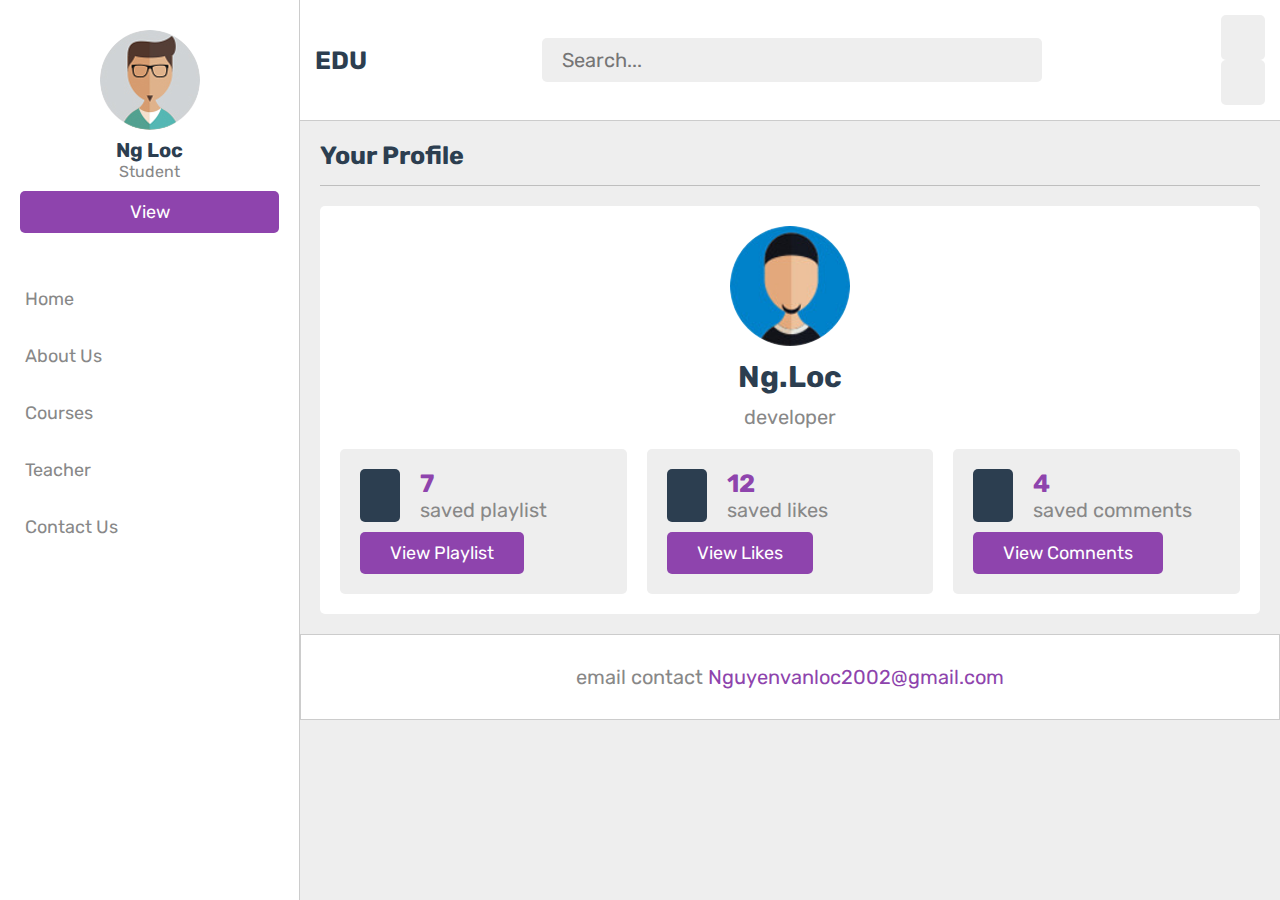
<file: profile.html>
<!DOCTYPE html>
<html lang="en">
  <head>
    <meta charset="UTF-8" />
    <meta http-equiv="X-UA-Compatible" content="IE=edge" />
    <meta name="viewport" content="width=device-width, initial-scale=1.0" />
    <link
      rel="stylesheet"
      href="https://cdnjs.cloudflare.com/ajax/libs/font-awesome/6.4.0/css/all.min.css"
      integrity="sha512-iecdLmaskl7CVkqkXNQ/ZH/XLlvWZOJyj7Yy7tcenmpD1ypASozpmT/E0iPtmFIB46ZmdtAc9eNBvH0H/ZpiBw=="
      crossorigin="anonymous"
      referrerpolicy="no-referrer"
    />
    <link rel="preconnect" href="https://fonts.googleapis.com" />
    <link rel="preconnect" href="https://fonts.gstatic.com" crossorigin />
    <link
      href="https://fonts.googleapis.com/css2?family=Rubik:wght@300&display=swap"
      rel="stylesheet"
    />
    <link rel="stylesheet" href="css/style.css" />
    <title>profile</title>
  </head>
  <body>
    <header class="header">
      <section class="flex">
        <a href="index.html" class="logo">EDU</a>
        <form action="" method="post" class="search-form">
          <input
            type="text"
            name="search-box"
            required
            maxlength="100"
            placeholder="Search..."
          />
          <button
            type="submit"
            name="search-box"
            class="fas fa-search"
          ></button>
        </form>
        <div class="icons">
          <div id="menu-btn" class="fas fa-bars"></div>
          <div id="search-btn" class="fas fa-search"></div>
          <div id="user-btn" class="fas fa-user"></div>
          <div id="toggle-btn" class="fas fa-sun"></div>
        </div>
        <div class="profile">
          <img src="images/pic-1.jpg" alt="" />
          <h3>Ng Loc</h3>
          <span>Student</span>
          <a href="profile.html" class="btn">view</a>
          <div class="flex-btn">
            <a href="login.html" class="option-btn">login</a>
            <a href="register.html" class="option-btn">register</a>
          </div>
        </div>
      </section>
    </header>

    <div class="side-bar">
      <div class="close-side-bar">
        <i class="fas fa-times"></i>
      </div>
      <div class="profile">
        <img src="images/pic-1.jpg" alt="" />
        <h3>Ng Loc</h3>
        <span>Student</span>
        <a href="profile.html" class="btn">view</a>
      </div>
      <nav class="navbar">
        <a href="index.html"><i class="fas fa-home"></i><span>home</span></a>
        <a href="about.html"
          ><i class="fas fa-question"></i><span>about us</span></a
        >
        <a href="courses.html"
          ><i class="fas fa-graduation-cap"></i><span>courses</span></a
        >
        <a href="teacher.html"
          ><i class="fas fa-chalkboard-user"></i><span>teacher</span></a
        >
        <a href="contact.html"
          ><i class="fas fa-headset"></i><span>contact us</span></a
        >
      </nav>
    </div>
    <section class="profile">
      <h1 class="heading">Your Profile</h1>
      <div class="your-profile">
        <div class="teacher">
          <img src="./images/pic-4.jpg" alt="" class="item-img" />
          <div>
            <h3>Ng.Loc</h3>
            <p>developer</p>
          </div>
        </div>
        <div class="box-container">
          <div class="box">
            <div class="detail">
              <i class="fas fa-bookmark"></i>
              <div class="desc">
                <span>7</span>
                <p>saved playlist</p>
              </div>
            </div>
            <a href="playlist.html" class="inline-btn">view playlist</a>
          </div>
          <div class="box">
            <div class="detail">
              <i class="fas fa-heart"></i>
              <div class="desc">
                <span>12</span>
                <p>saved likes</p>
              </div>
            </div>
            <a href="playlist.html" class="inline-btn">view likes</a>
          </div>
          <div class="box">
            <div class="detail">
              <i class="fas fa-comment-alt"></i>
              <div class="desc">
                <span>4</span>
                <p>saved comments</p>
              </div>
            </div>
            <a href="playlist.html" class="inline-btn">view comnents</a>
          </div>
        </div>
      </div>
    </section>
    <footer>
      <p>email contact <span>Nguyenvanloc2002@gmail.com</span></p>
    </footer>
    <script src="./js/app.js"></script>
  </body>
</html>
</file>
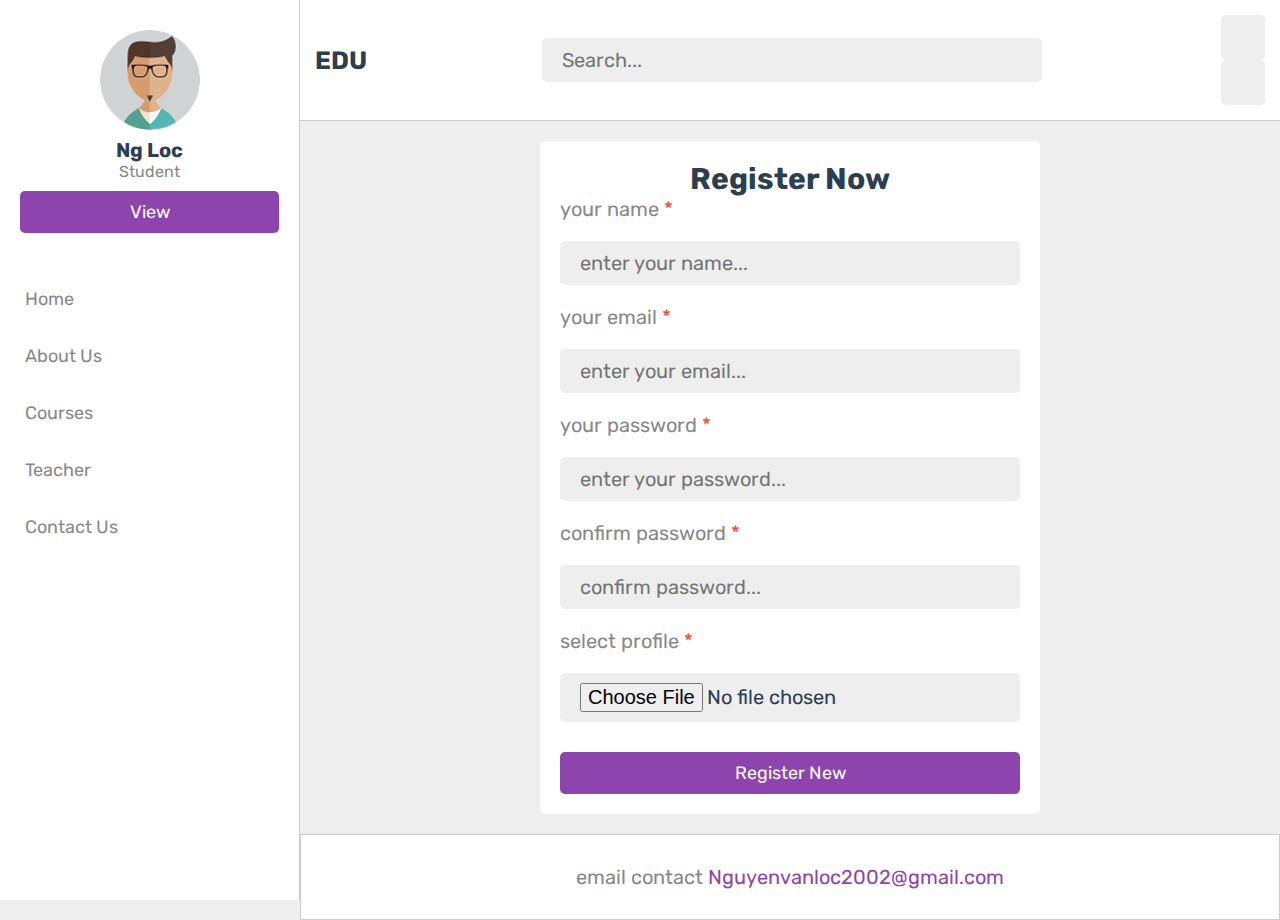
<file: register.html>
<!DOCTYPE html>
<html lang="en">
  <head>
    <meta charset="UTF-8" />
    <meta http-equiv="X-UA-Compatible" content="IE=edge" />
    <meta name="viewport" content="width=device-width, initial-scale=1.0" />
    <link
      rel="stylesheet"
      href="https://cdnjs.cloudflare.com/ajax/libs/font-awesome/6.4.0/css/all.min.css"
      integrity="sha512-iecdLmaskl7CVkqkXNQ/ZH/XLlvWZOJyj7Yy7tcenmpD1ypASozpmT/E0iPtmFIB46ZmdtAc9eNBvH0H/ZpiBw=="
      crossorigin="anonymous"
      referrerpolicy="no-referrer"
    />
    <link rel="preconnect" href="https://fonts.googleapis.com" />
    <link rel="preconnect" href="https://fonts.gstatic.com" crossorigin />
    <link
      href="https://fonts.googleapis.com/css2?family=Rubik:wght@300&display=swap"
      rel="stylesheet"
    />
    <link rel="stylesheet" href="css/style.css" />
    <title>register</title>
  </head>
  <body>
    <header class="header">
      <section class="flex">
        <a href="index.html" class="logo">EDU</a>
        <form action="" method="post" class="search-form">
          <input
            type="text"
            name="search-box"
            required
            maxlength="100"
            placeholder="Search..."
          />
          <button
            type="submit"
            name="search-box"
            class="fas fa-search"
          ></button>
        </form>
        <div class="icons">
          <div id="menu-btn" class="fas fa-bars"></div>
          <div id="search-btn" class="fas fa-search"></div>
          <div id="user-btn" class="fas fa-user"></div>
          <div id="toggle-btn" class="fas fa-sun"></div>
        </div>
        <div class="profile">
          <img src="images/pic-1.jpg" alt="" />
          <h3>Ng Loc</h3>
          <span>Student</span>
          <a href="profile.html" class="btn">view</a>
          <div class="flex-btn">
            <a href="login.html" class="option-btn">login</a>
            <a href="register.html" class="option-btn">register</a>
          </div>
        </div>
      </section>
    </header>

    <div class="side-bar">
      <div class="close-side-bar">
        <i class="fas fa-times"></i>
      </div>
      <div class="profile">
        <img src="images/pic-1.jpg" alt="" />
        <h3>Ng Loc</h3>
        <span>Student</span>
        <a href="profile.html" class="btn">view</a>
      </div>
      <nav class="navbar">
        <a href="index.html"><i class="fas fa-home"></i><span>home</span></a>
        <a href="about.html"
          ><i class="fas fa-question"></i><span>about us</span></a
        >
        <a href="courses.html"
          ><i class="fas fa-graduation-cap"></i><span>courses</span></a
        >
        <a href="teacher.html"
          ><i class="fas fa-chalkboard-user"></i><span>teacher</span></a
        >
        <a href="contact.html"
          ><i class="fas fa-headset"></i><span>contact us</span></a
        >
      </nav>
    </div>
    <section class="register">
      <form action="">
        <h3 class="title">Register Now</h3>
        <p>your name <span>*</span></p>
        <input type="text" class="name" placeholder="enter your name..." />
        <p>your email <span>*</span></p>
        <input type="text" class="email" placeholder="enter your email..." />
        <p>your password <span>*</span></p>
        <input
          type="text"
          class="password"
          placeholder="enter your password..."
        />
        <p>confirm password <span>*</span></p>
        <input
          type="text"
          class="confirm-password"
          placeholder="confirm password..."
        />
        <p>select profile <span>*</span></p>
        <input type="file" class="name" />

        <button type="submit" class="btn">Register New</button>
      </form>
    </section>
    <footer>
      <p>email contact <span>Nguyenvanloc2002@gmail.com</span></p>
    </footer>
    <script src="./js/app.js"></script>
  </body>
</html>
</file>
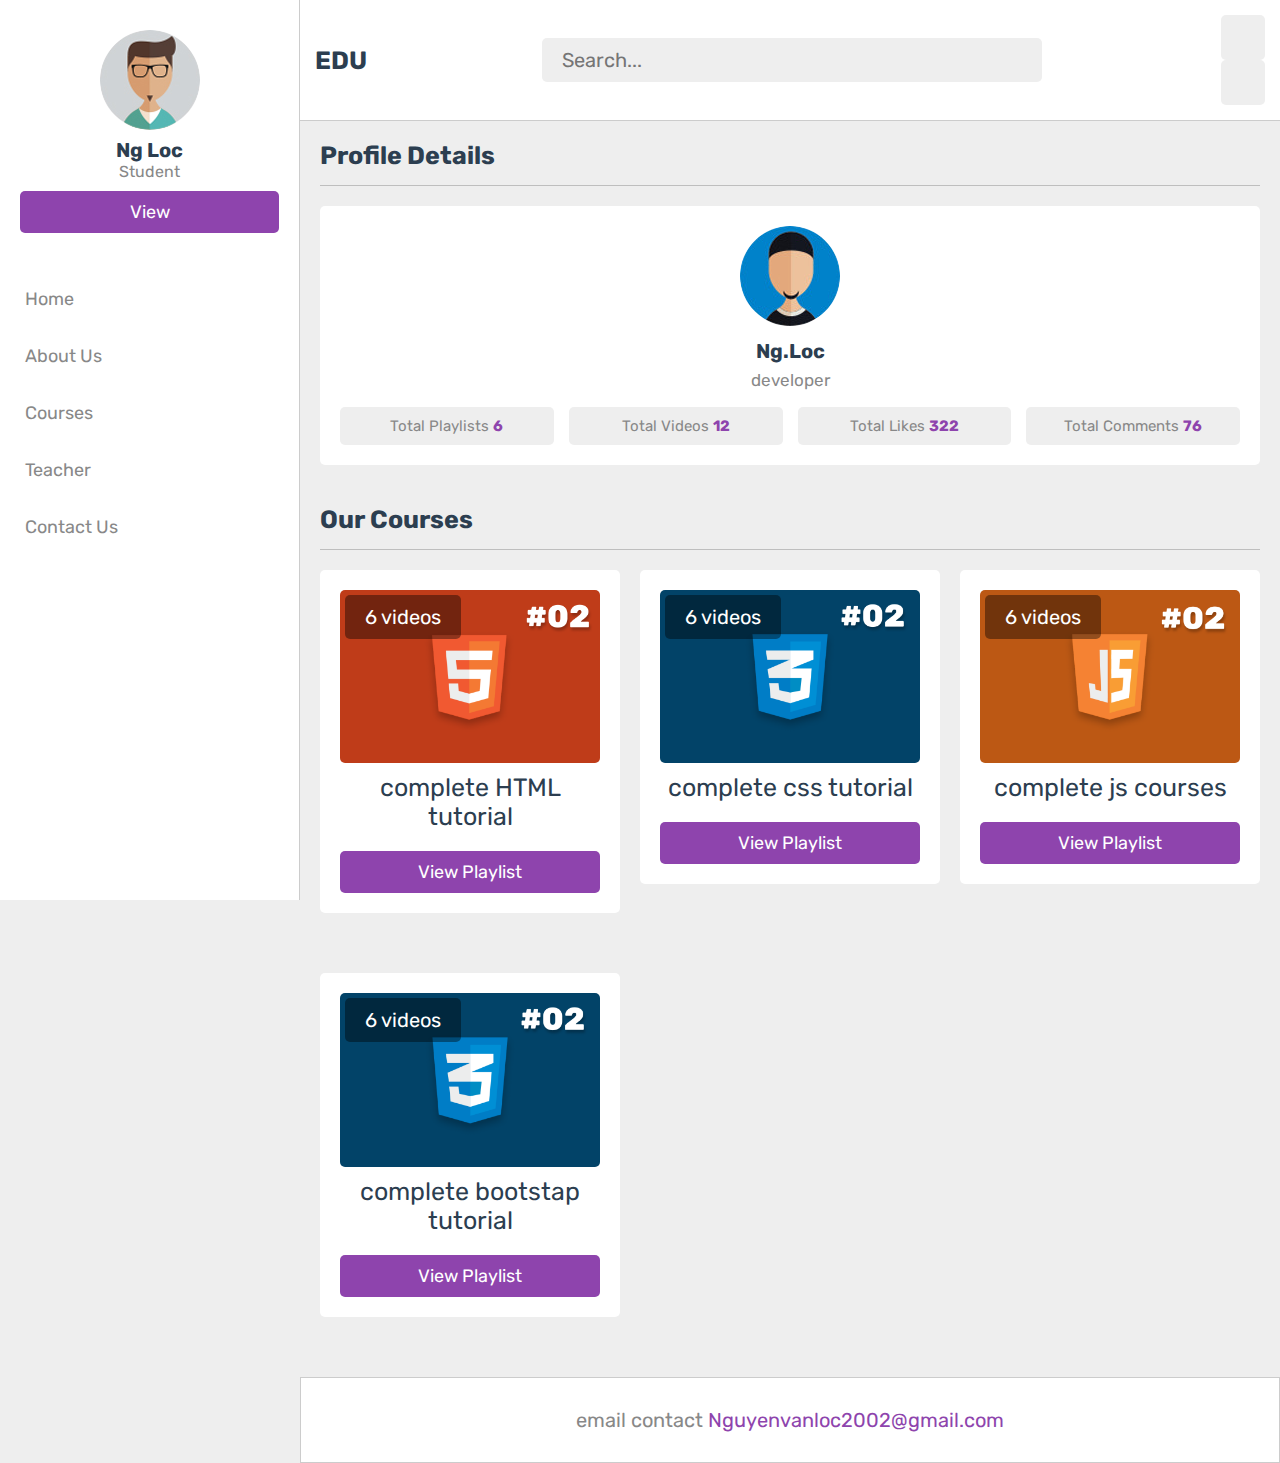
<file: teacher-porfile.html>
<!DOCTYPE html>
<html lang="en">
  <head>
    <meta charset="UTF-8" />
    <meta http-equiv="X-UA-Compatible" content="IE=edge" />
    <meta name="viewport" content="width=device-width, initial-scale=1.0" />
    <link
      rel="stylesheet"
      href="https://cdnjs.cloudflare.com/ajax/libs/font-awesome/6.4.0/css/all.min.css"
      integrity="sha512-iecdLmaskl7CVkqkXNQ/ZH/XLlvWZOJyj7Yy7tcenmpD1ypASozpmT/E0iPtmFIB46ZmdtAc9eNBvH0H/ZpiBw=="
      crossorigin="anonymous"
      referrerpolicy="no-referrer"
    />
    <link rel="preconnect" href="https://fonts.googleapis.com" />
    <link rel="preconnect" href="https://fonts.gstatic.com" crossorigin />
    <link
      href="https://fonts.googleapis.com/css2?family=Rubik:wght@300&display=swap"
      rel="stylesheet"
    />
    <link rel="stylesheet" href="css/style.css" />
    <title>teacher profile</title>
  </head>
  <body>
    <header class="header">
      <section class="flex">
        <a href="index.html" class="logo">EDU</a>
        <form action="" method="post" class="search-form">
          <input
            type="text"
            name="search-box"
            required
            maxlength="100"
            placeholder="Search..."
          />
          <button
            type="submit"
            name="search-box"
            class="fas fa-search"
          ></button>
        </form>
        <div class="icons">
          <div id="menu-btn" class="fas fa-bars"></div>
          <div id="search-btn" class="fas fa-search"></div>
          <div id="user-btn" class="fas fa-user"></div>
          <div id="toggle-btn" class="fas fa-sun"></div>
        </div>
        <div class="profile">
          <img src="images/pic-1.jpg" alt="" />
          <h3>Ng Loc</h3>
          <span>Student</span>
          <a href="profile.html" class="btn">view</a>
          <div class="flex-btn">
            <a href="login.html" class="option-btn">login</a>
            <a href="register.html" class="option-btn">register</a>
          </div>
        </div>
      </section>
    </header>

    <div class="side-bar">
      <div class="close-side-bar">
        <i class="fas fa-times"></i>
      </div>
      <div class="profile">
        <img src="images/pic-1.jpg" alt="" />
        <h3>Ng Loc</h3>
        <span>Student</span>
        <a href="profile.html" class="btn">view</a>
      </div>
      <nav class="navbar">
        <a href="index.html"><i class="fas fa-home"></i><span>home</span></a>
        <a href="about.html"
          ><i class="fas fa-question"></i><span>about us</span></a
        >
        <a href="courses.html"
          ><i class="fas fa-graduation-cap"></i><span>courses</span></a
        >
        <a href="teacher.html"
          ><i class="fas fa-chalkboard-user"></i><span>teacher</span></a
        >
        <a href="contact.html"
          ><i class="fas fa-headset"></i><span>contact us</span></a
        >
      </nav>
    </div>
    <section class="teacher-profile">
      <h1 class="heading">Profile Details</h1>
      <div class="box">
        <div class="teacher">
          <img src="./images/pic-4.jpg" alt="" class="item-img" />
          <div>
            <h3>Ng.Loc</h3>
            <p>developer</p>
          </div>
        </div>
        <div class="info">
          <p>total playlists <span>6</span></p>
          <p>total videos <span>12</span></p>
          <p>total likes <span>322</span></p>
          <p>total comments <span>76</span></p>
        </div>
      </div>
      <h1 class="heading">Our Courses</h1>
      <div class="box-container">
        <div class="box">
          <span>6 videos</span>
          <img src="./images/post-1-2.png" alt="" />
          <p class="title">complete HTML tutorial</p>
          <a href="./watch-video.html" class="inline-btn">View playlist</a>
        </div>
        <div class="box">
          <span>6 videos</span>
          <img src="./images/post-2-2.png" alt="" />
          <p class="title">complete css tutorial</p>
          <a href="./watch-video.html" class="inline-btn">View playlist</a>
        </div>
        <div class="box">
          <span>6 videos</span>
          <img src="./images/post-3-2.png" alt="" />
          <p class="title">complete js courses</p>
          <a href="./watch-video.html" class="inline-btn">View playlist</a>
        </div>
        <div class="box">
          <span>6 videos</span>
          <img src="./images/post-2-2.png" alt="" />
          <p class="title">complete bootstap tutorial</p>
          <a href="./watch-video.html" class="inline-btn">View playlist</a>
        </div>
      </div>
    </section>
    <footer>
      <p>email contact <span>Nguyenvanloc2002@gmail.com</span></p>
    </footer>
    <script src="./js/app.js"></script>
  </body>
</html>
</file>
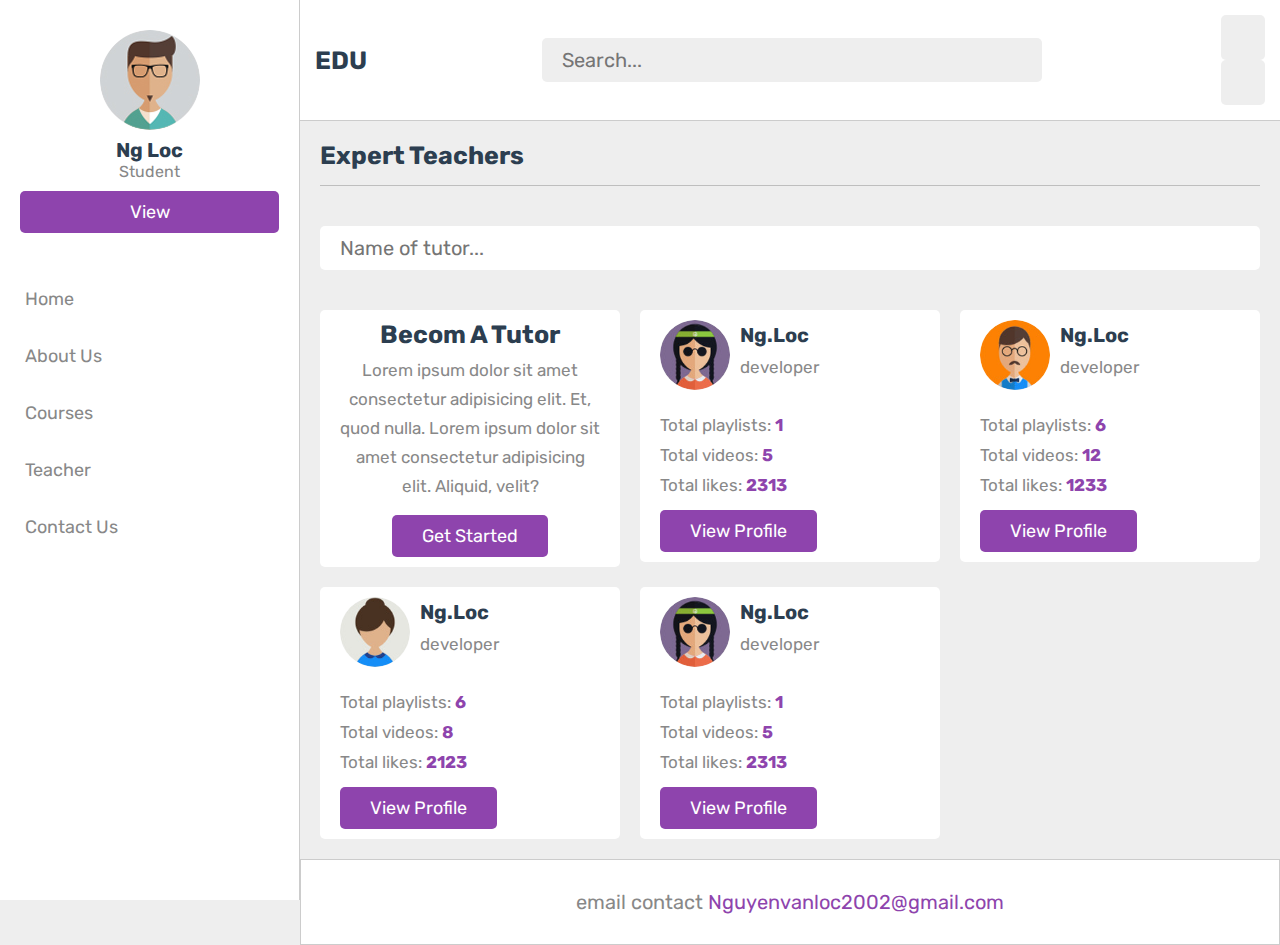
<file: teacher.html>
<!DOCTYPE html>
<html lang="en">
  <head>
    <meta charset="UTF-8" />
    <meta http-equiv="X-UA-Compatible" content="IE=edge" />
    <meta name="viewport" content="width=device-width, initial-scale=1.0" />
    <link
      rel="stylesheet"
      href="https://cdnjs.cloudflare.com/ajax/libs/font-awesome/6.4.0/css/all.min.css"
      integrity="sha512-iecdLmaskl7CVkqkXNQ/ZH/XLlvWZOJyj7Yy7tcenmpD1ypASozpmT/E0iPtmFIB46ZmdtAc9eNBvH0H/ZpiBw=="
      crossorigin="anonymous"
      referrerpolicy="no-referrer"
    />
    <link rel="preconnect" href="https://fonts.googleapis.com" />
    <link rel="preconnect" href="https://fonts.gstatic.com" crossorigin />
    <link
      href="https://fonts.googleapis.com/css2?family=Rubik:wght@300&display=swap"
      rel="stylesheet"
    />
    <link rel="stylesheet" href="css/style.css" />
    <title>teachers</title>
  </head>
  <body>
    <header class="header">
      <section class="flex">
        <a href="index.html" class="logo">EDU</a>
        <form action="" method="post" class="search-form">
          <input
            type="text"
            name="search-box"
            required
            maxlength="100"
            placeholder="Search..."
          />
          <button
            type="submit"
            name="search-box"
            class="fas fa-search"
          ></button>
        </form>
        <div class="icons">
          <div id="menu-btn" class="fas fa-bars"></div>
          <div id="search-btn" class="fas fa-search"></div>
          <div id="user-btn" class="fas fa-user"></div>
          <div id="toggle-btn" class="fas fa-sun"></div>
        </div>
        <div class="profile">
          <img src="images/pic-1.jpg" alt="" />
          <h3>Ng Loc</h3>
          <span>Student</span>
          <a href="profile.html" class="btn">view</a>
          <div class="flex-btn">
            <a href="login.html" class="option-btn">login</a>
            <a href="register.html" class="option-btn">register</a>
          </div>
        </div>
      </section>
    </header>

    <div class="side-bar">
      <div class="close-side-bar">
        <i class="fas fa-times"></i>
      </div>
      <div class="profile">
        <img src="images/pic-1.jpg" alt="" />
        <h3>Ng Loc</h3>
        <span>Student</span>
        <a href="profile.html" class="btn">view</a>
      </div>
      <nav class="navbar">
        <a href="index.html"><i class="fas fa-home"></i><span>home</span></a>
        <a href="about.html"
          ><i class="fas fa-question"></i><span>about us</span></a
        >
        <a href="courses.html"
          ><i class="fas fa-graduation-cap"></i><span>courses</span></a
        >
        <a href="teacher.html"
          ><i class="fas fa-chalkboard-user"></i><span>teacher</span></a
        >
        <a href="contact.html"
          ><i class="fas fa-headset"></i><span>contact us</span></a
        >
      </nav>
    </div>
    <section class="teachers">
      <h1 class="heading">Expert Teachers</h1>
      <form action="" method="post" class="search-form">
        <input
          type="text"
          name="search-box"
          required
          maxlength="100"
          placeholder="Name of tutor..."
        />
        <button type="submit" name="search-box" class="fas fa-search"></button>
      </form>
      <div class="box-container">
        <div class="box tutor">
          <h3 class="title">becom a tutor</h3>
          <p>
            Lorem ipsum dolor sit amet consectetur adipisicing elit. Et, quod
            nulla. Lorem ipsum dolor sit amet consectetur adipisicing elit.
            Aliquid, velit?
          </p>
          <a href="register.html" class="inline-btn">get started</a>
        </div>
        <div class="box">
          <div class="user">
            <img src="./images/pic-2.jpg" alt="" />
            <div class="info">
              <h3>Ng.Loc</h3>
              <p>developer</p>
            </div>
          </div>
          <p>Total playlists: <span>1</span></p>
          <p>Total videos: <span>5</span></p>
          <p>Total likes: <span>2313</span></p>
          <a href="./teacher-porfile.html" class="inline-btn">View profile</a>
        </div>
        <div class="box">
          <div class="user">
            <img src="./images/pic-3.jpg" alt="" />
            <div class="info">
              <h3>Ng.Loc</h3>
              <p>developer</p>
            </div>
          </div>
          <p>Total playlists: <span>6</span></p>
          <p>Total videos: <span>12</span></p>
          <p>Total likes: <span>1233</span></p>
          <a href="./teacher-porfile.html" class="inline-btn">View profile</a>
        </div>
        <div class="box">
          <div class="user">
            <img src="./images/pic-5.jpg" alt="" />
            <div class="info">
              <h3>Ng.Loc</h3>
              <p>developer</p>
            </div>
          </div>
          <p>Total playlists: <span>6</span></p>
          <p>Total videos: <span>8</span></p>
          <p>Total likes: <span>2123</span></p>
          <a href="./teacher-porfile.html" class="inline-btn">View profile</a>
        </div>
        <div class="box">
          <div class="user">
            <img src="./images/pic-2.jpg" alt="" />
            <div class="info">
              <h3>Ng.Loc</h3>
              <p>developer</p>
            </div>
          </div>
          <p>Total playlists: <span>1</span></p>
          <p>Total videos: <span>5</span></p>
          <p>Total likes: <span>2313</span></p>
          <a href="./teacher-porfile.html" class="inline-btn">View profile</a>
        </div>
      </div>
    </section>
    <footer>
      <p>email contact <span>Nguyenvanloc2002@gmail.com</span></p>
    </footer>
    <script src="./js/app.js"></script>
  </body>
</html>
</file>
<file: css/style.css>
:root {
  --main-color: #8e44ad;
  --red: #e74c3c;
  --oragen: #f39c12;
  --white: #fff;
  --black: #2c3e50;
  --light-color: #888;
  --light-bg: #eee;
  --border: 0.1rem solid rgba(0, 0, 0, 0.2);
}
* {
  font-family: "Rubik", sans-serif;
  margin: 0;
  padding: 0;
  box-sizing: border-box;
  outline: none;
  border: none;
  text-decoration: none;
}
*::selection {
  background-color: var(--main-color);
  color: #fff;
}
*::-webkit-scrollbar {
  height: 0.5rem;
  width: 1rem;
}
*::-webkit-scrollbar-track {
  background-color: transparent;
}
*::-webkit-scrollbar-thumb {
  background-color: var(--main-color);
}
html {
  font-size: 62.5%;
  overflow-x: hidden;
}
body {
  background-color: var(--light-bg);
  padding-left: 30rem;
}
body.active {
  padding-left: 0;
}
body.dark {
  --white: #222;
  --black: #fff;
  --light-color: #aaa;
  --light-bg: #333;
  --border: 0.1rem solid rgba(255, 255, 255, 0.2);
}
section {
  padding: 2rem;
  max-width: 1200px;
  margin: auto;
}
.btn,
.delete-btn,
.inline-btn,
.inline-option-btn,
.inline-delete-btn,
.option-btn {
  border-radius: 0.5rem;
  padding: 1rem 3rem;
  font-size: 1.8rem;
  color: #fff;
  margin-top: 1rem;
  cursor: pointer;
  text-align: center;
  text-transform: capitalize;
  user-select: none;
}
.btn,
.delete-btn,
.option-btn {
  display: block;
  width: 100%;
}
.inline-option-btn,
.inline-delete-btn,
.inline-btn {
  display: inline-block;
}

.btn,
.inline-btn {
  background-color: var(--main-color);
}
.option-btn,
.inline-option-btn {
  background-color: var(--oragen);
}
.delete-btn,
.inline-delete-btn {
  background-color: var(--red);
}
.btn:hover,
.delete-btn:hover,
.inline-btn:hover,
.inline-option-btn:hover,
.inline-delete-btn:hover,
.option-btn:hover {
  background-color: var(--black);
  color: var(--white);
  transition: 0.5s linear;
}
.flex-btn {
  display: flex;
  gap: 1rem;
}
.heading {
  padding-bottom: 1.5rem;
  border-bottom: var(--border);
  font-size: 2.5rem;
  color: var(--black);
  text-decoration: capitalize;
  margin-bottom: 2rem;
}
.header {
  background-color: var(--white);
  border-bottom: var(--border);
  position: sticky;
  top: 0;
  left: 0;
  right: 0;
  z-index: 1000;
}
.header .flex {
  padding: 1.5rem;
  position: relative;
  display: flex;
  align-items: center;
  justify-content: space-between;
}
.header .flex .logo {
  font-size: 2.5rem;
  color: var(--black);
  font-weight: bolder;
}
.header .flex .search-form {
  width: 50rem;
  border-radius: 0.5rem;
  display: flex;
  align-items: center;
  gap: 2rem;
  padding: 1rem 2rem;
  background-color: var(--light-bg);
}
.header .flex .search-form input {
  width: 100%;
  background: none;
  font-size: 2rem;
  color: var(--black);
}
.header .flex .search-form button {
  font-size: 2rem;
  color: var(--black);
  cursor: pointer;
  background: none;
}
.header .flex .search-form button:hover {
  color: var(--main-color);
}
.header .flex .icons {
  user-select: none;
}
.header .flex .icons div {
  font-size: 2rem;
  color: var(--black);
  border-radius: 0.5rem;
  height: 4.5rem;
  cursor: pointer;
  width: 4.4rem;
  line-height: 4.4rem;
  background-color: var(--light-bg);
  text-align: center;
  margin-left: 0.5rem;
  user-select: none;
}
.header .flex .icons div:hover {
  background-color: var(--black);
  color: var(--white);
  transition: 0.5s linear;
}
.header .flex .icons a i {
  transition: 0.5s linear;
}
#search-btn {
  display: none;
}
.header .flex .profile {
  position: absolute;
  top: 120%;
  right: 2rem;
  background-color: var(--white);
  border-radius: 0.5rem;
  padding: 2rem;
  text-align: center;
  width: 30rem;
  transform: scale(0);
  transform-origin: top right;
  transition: 0.2s linear;
}
.header .flex .profile.active {
  transform: scale(1);
}
.header .flex .profile img {
  height: 10rem;
  width: 10rem;
  border-radius: 50%;
  object-fit: cover;
  margin-bottom: 0.5rem;
}
.header .flex .profile h3 {
  color: var(--black);
  font-size: 2rem;
}
.header .flex .profile span {
  color: var(--light-color);
  font-size: 1.6rem;
}
.side-bar {
  position: fixed;
  top: 0;
  left: 0rem;
  height: 100vh;
  width: 30rem;
  background-color: var(--white);
  border-right: var(--border);
  transition: 0.2s linear;
  z-index: 1200;
}
.side-bar.active {
  left: 0rem;
  box-shadow: 0 0 0 100vw rgba(0, 0, 0, 0.7);
}
.side-bar .close-side-bar {
  text-align: right;
  padding: 2rem;
  padding-bottom: 0;
  display: none;
}
.side-bar .close-side-bar i {
  height: 4.5rem;
  width: 4.5rem;
  font-size: 2rem;
  line-height: 4.4rem;
  color: #fff;
  text-align: center;
  cursor: pointer;
  background-color: var(--red);
  border-radius: 0.5rem;
}
.side-bar .close-side-bar i:hover {
  background-color: var(--black);
}
.side-bar .profile {
  padding: 3rem 2rem;
  text-align: center;
}
.side-bar .profile img {
  height: 10rem;
  width: 10rem;
  border-radius: 50%;
  object-fit: cover;
  margin-bottom: 0.5rem;
}
.side-bar .profile h3 {
  color: var(--black);
  font-size: 2rem;
}
.side-bar .profile span {
  color: var(--light-color);
  font-size: 1.6rem;
}

.side-bar .navbar {
  margin-top: 1rem;
}
.side-bar .navbar a {
  display: block;
  padding: 1.5rem;
  margin: 0.5rem 0;
  font-size: 1.8rem;
  text-transform: capitalize;
}
.side-bar .navbar a i {
  color: var(--main-color);
  margin-right: 1rem;
  transition: 0.2s linear;
}
.side-bar .navbar a span {
  color: var(--light-color);
}
.side-bar .navbar a:hover {
  background-color: var(--light-bg);
}
.side-bar .navbar a:hover i {
  margin-right: 2rem;
}
.quick-select .box-container {
  display: grid;
  grid-template-columns: repeat(auto-fit, minmax(28rem, 1fr));
  gap: 1.5rem;
  align-items: flex-start;
  justify-content: center;
}

.quick-select .box-container .box {
  border-radius: 0.5rem;
  background-color: var(--white);
  padding: 2rem;
}
.quick-select .box-container .box .title {
  font-size: 2rem;
  color: var(--black);
}
.quick-select .box-container .box p {
  padding-top: 1.5rem;
  color: var(--light-color);
  font-size: 1.8rem;
}
.quick-select .box-container .box p span {
  color: var(--main-color);
}
.quick-select .box-container .box a span {
  color: var(--black);
}
.quick-select .box-container .tutor {
  text-align: center;
}
.quick-select .box-container .tutor p {
  padding-bottom: 1rem;
}
.quick-select .box-container .box .flex {
  display: flex;
  flex-wrap: wrap;
  gap: 1rem;
  padding-top: 1.5rem;
}
.quick-select .box-container .box .flex a {
  padding: 1rem 1.5rem;
  border-radius: 0.5rem;
  font-size: 1.6rem;
  background-color: var(--light-bg);
  transition: 0.4s linear;
}
.quick-select .box-container .box .flex a i {
  color: var(--black);
  margin-right: 1rem;
}
.quick-select .box-container .box .flex a:hover {
  background-color: var(--black);
}
.quick-select .box-container .box .flex a:hover i {
  color: var(--white);
}
.quick-select .box-container .box .flex a:hover span {
  color: var(--white);
}

.courses .box-container {
  display: grid;
  grid-template-columns: repeat(auto-fit, minmax(30rem, 1fr));
  gap: 1.5rem;
  align-items: flex-start;
  justify-content: center;
}
.courses .box-container .box {
  border-radius: 0.5rem;
  background-color: var(--white);
  padding: 2rem;
}
.courses .box-container .box .tutor {
  margin-bottom: 2rem;
  display: flex;
  align-items: center;
  gap: 2rem;
}
.courses .box-container .box .tutor h3 {
  font-size: 2rem;
  color: var(--black);
  margin-bottom: 0.2rem;
}
.courses .box-container .box .tutor span {
  font-size: 1.5rem;
  color: var(--light-color);
}
.courses .box-container .box .tutor img {
  border-radius: 50%;
  object-fit: cover;
  width: 5rem;
  height: 5rem;
}
.courses .box-container .box .thumb {
  border-radius: 0.5rem;
  width: 100%;
  height: 20rem;
  object-fit: cover;
}
.courses .box-container .box .title {
  font-size: 2rem;
  color: var(--black);
  margin-top: 0.5rem;
  padding: 0.5rem 0;
}
.courses .more-btn {
  margin-top: 2rem;
  text-align: center;
}
.about .row {
  display: flex;
  align-items: center;
  gap: 1.5rem;
  flex-wrap: wrap;
}
.about .row .image {
  flex: 1 1 40rem;
}
.about .row .image img {
  width: 100%;
  height: 50rem;
  user-select: none;
}
.about .row .content {
  flex: 1 1 40rem;
  text-align: center;
}
.about .row .content h3 {
  font-size: 2.5rem;
  color: var(--black);
}
.about .row .content p {
  line-height: 2.5rem;
  font-size: 1.7rem;
  color: var(--light-color);
}
.about .box-container {
  display: grid;
  grid-template-columns: repeat(auto-fit, minmax(27rem, 1fr));
  gap: 1.5rem;
  justify-content: center;
  align-items: flex-start;
  margin-top: 3rem;
}
.about .box-container .box {
  display: flex;
  flex: 1 1 20rem;
  background-color: var(--white);
  border-radius: 0.5rem;
  padding: 2rem;
  align-items: center;
  gap: 2rem;
}
.about .box-container .box i {
  font-size: 3rem;
  color: var(--black);
}
.about .box-container .box h3 {
  color: var(--main-color);
  font-size: 2rem;
}
.about .box-container .box span {
  font-size: 1.5rem;
  color: var(--light-color);
  margin-bottom: 1rem;
}
.playlist .row {
  display: flex;
  align-items: center;
  gap: 2.5rem;
  flex-wrap: wrap;
  padding: 2rem;
  background-color: var(--white);
}
.playlist .row .col {
  flex: 1 1 40rem;
}
.playlist .row .col .save-list button {
  font-size: 2rem;
  border-radius: 0.5rem;
  background-color: var(--light-bg);
  padding: 1.2rem 2.5rem;
  cursor: pointer;
  margin-bottom: 2rem;
}
.playlist .row .col .save-list button i {
  color: var(--black);
  margin-right: 1rem;
}
.playlist .row .col .save-list button span {
  color: var(--light-color);
}
.playlist .row .col .save-list buttonL:hover {
  background-color: var(--black);
}
.playlist .row .col .save-list button:hover i {
  color: var(--white);
}
.playlist .row .col .save-list button:hover span {
  color: var(--white);
}
.playlist .row .col .thumb {
  position: relative;
  height: 30rem;
}
.playlist .row .col .thumb span {
  position: absolute;
  top: 1rem;
  left: 1rem;
  border-radius: 0.5rem;
  padding: 0.5rem 1.5rem;
  font-size: 2rem;
  color: #fff;
  background-color: rgba(0, 0, 0, 0.3);
}
.playlist .row .col .thumb img {
  width: 100%;
  height: 100%;
  border-radius: 0.5rem;
  object-fit: cover;
}
.playlist .row .col .tutor {
  display: flex;
  align-items: center;
  gap: 1.5rem;
}
.playlist .row .col .tutor img {
  height: 7rem;
  width: 7rem;
  border-radius: 50%;
  object-fit: cover;
}
.playlist .row .col .tutor h3 {
  font-size: 2rem;
  color: var(--black);
  margin-bottom: 1rem;
}
.playlist .row .col .tutor span {
  color: var(--main-color);
  font-size: 1.5rem;
}
.playlist .row .col .details {
  padding-top: 1.5rem;
}
.playlist .row .col .details h3 {
  font-size: 2rem;
  color: var(--black);
}
.playlist .row .col .details p {
  padding: 1rem 0;
  line-height: 2rem;
  color: var(--light-color);
  font-size: 1.7rem;
}
.playlist .row .col .details .date {
  font-size: 2rem;
  padding-top: 0.5rem;
}
.playlist .row .col .details .date i {
  color: var(--main-color);
  margin-right: 1rem;
}
.playlist .row .col .details .date span {
  color: var(--light-color);
}
.video-container .box-container {
  display: grid;
  grid-template-columns: repeat(auto-fit, minmax(30rem, 1fr));
  gap: 1.5rem;
  align-items: flex-start;
  justify-content: center;
}
.video-container .box-container .box {
  position: relative;
  border-radius: 0.5rem;
  padding: 2rem;
  background-color: var(--white);
}
.video-container .box-container .box img {
  height: 20rem;
  width: 100%;
  border-radius: 0.5rem;
  object-fit: cover;
}
.video-container .box-container .box i {
  display: flex;
  justify-content: center;
  align-items: center;
  position: absolute;
  top: 2rem;
  left: 2rem;
  right: 2rem;
  height: 20rem;
  background-color: rgba(0, 0, 0, 0.7);
  font-size: 4rem;
  color: #fff;
  border-radius: 0.5rem;
  transform: scale(0.8);
  opacity: 0;
}
.video-container .box-container .box:hover i {
  transform: scale(1);
  transition: 0.2s linear;
  opacity: 1;
}
.video-container .box-container .box h3 {
  font-size: 2rem;
  color: var(--black);
  margin-top: 1rem;
}
.video-container .box-container .box:hover h3 {
  color: var(--main-color);
}
.watch-video .video-details {
  background-color: var(--white);
  padding: 2rem;
}
.watch-video .video-details .video {
  width: 100%;
  border-radius: 0.5rem;
}
.watch-video .video-details .title {
  font-size: 2rem;
  color: var(--black);
  padding: 1.5rem 0;
}
.watch-video .video-details .info {
  display: flex;
  gap: 2rem;
  padding-bottom: 1rem;
  border-bottom: var(--border);
}
.watch-video .video-details .info p {
  font-size: 1.6rem;
}
.watch-video .video-details .info p i {
  margin-right: 1rem;
  color: var(--main-color);
}
.watch-video .video-details .info p span {
  color: var(--light-color);
}
.watch-video .video-details .tutor {
  padding: 2rem 0;
  display: flex;
  align-items: center;
  gap: 2rem;
}
.watch-video .video-details .tutor img {
  width: 7rem;
  height: 7rem;
  border-radius: 50%;
  object-fit: cover;
}
.watch-video .video-details .tutor h3 {
  font-size: 2rem;
  color: var(--black);
  margin-bottom: 0.2rem;
}
.watch-video .video-details .tutor span {
  color: var(--light-color);
  font-size: 1.5rem;
}
.watch-video .video-details .flex {
  display: flex;
  justify-content: space-between;
  align-items: center;
  gap: 1.5rem;
}
.watch-video .video-details .flex a {
  margin-top: 0;
}
.watch-video .video-details .flex button {
  background-color: var(--light-bg);
  cursor: pointer;
  padding: 1rem 2.5rem;
  font-size: 2rem;
  border-radius: 0.5rem;
}
.watch-video .video-details .flex button i {
  color: var(--light-color);
  margin-right: 1rem;
}
.watch-video .video-details .flex button span {
  color: var(--light-color);
}
.watch-video .video-details .flex button:hover {
  background-color: var(--black);
}
.watch-video .video-details .flex button:hover i {
  color: var(--white);
}
.watch-video .video-details .flex button:hover span {
  color: var(--white);
}
.watch-video .video-details .description {
  padding-top: 1rem;
}
.watch-video .video-details .description p {
  line-height: 1.5;
  font-size: 1.7rem;
  color: var(--light-color);
}
.comments .add-comment {
  background-color: var(--white);
  border-radius: 0.5rem;
  margin-bottom: 2rem;
  padding: 2rem;
}
.comments .add-comment textarea {
  border-radius: 0.5rem;
  padding: 1.4rem;
  width: 100%;
  height: 20rem;
  resize: none;
  font-size: 1.8rem;
  color: var(--black);
  background-color: var(--light-bg);
}
.comments .show-comments {
  background-color: var(--white);
  border-radius: 0.5rem;
  padding: 2rem;
  display: grid;
  gap: 3.5rem;
}
.comments .show-comments .user {
  display: flex;
  align-items: center;
  gap: 2rem;
  margin-bottom: 2rem;
}
.comments .show-comments .user img {
  height: 5rem;
  width: 5rem;
  border-radius: 50%;
  object-fit: cover;
}
.comments .show-comments .user h3 {
  font-size: 2rem;
  color: var(--black);
  margin-bottom: 0.2rem;
}
.comments .show-comments .user span {
  color: var(--light-color);
  font-size: 1.5rem;
}
.comments .show-comments .text {
  border-radius: 0.5rem;
  background-color: var(--light-bg);
  padding: 1rem 1.5rem;
  color: var(--black);
  margin: 0.5rem 0;
  font-size: 1.8rem;
  position: relative;
  z-index: 0;
  white-space: pre-line;
}
.comments .show-comments .text::before {
  content: "";
  position: absolute;
  top: -1rem;
  left: 1.5rem;
  height: 1.2rem;
  width: 2rem;
  background-color: var(--light-bg);
  clip-path: polygon(50% 0%, 0% 100%, 100% 100%);
}

.teachers .search-form {
  border-radius: 0.5rem;
  display: flex;
  align-items: center;
  gap: 2rem;
  padding: 1rem 2rem;
  margin: 4rem 0;
  background-color: var(--white);
}
.teachers .search-form input {
  width: 100%;
  background: none;
  font-size: 2rem;
  color: var(--black);
}
.teachers .search-form button {
  font-size: 2rem;
  color: var(--black);
  cursor: pointer;
  background: none;
}
.teachers .search-form button:hover {
  color: var(--main-color);
}
.teachers .tutor {
  text-align: center;
}
.teachers .tutor p {
  color: var(--black);
  line-height: 1.7;
  font-size: 1.5rem;
  padding-bottom: 1rem;
}
.teachers .tutor h3 {
  font-size: 2.5rem;
  color: var(--black);
  margin-bottom: 0.2rem;
  text-transform: capitalize;
}
.teachers .box-container {
  display: grid;
  grid-template-columns: repeat(auto-fit, minmax(28rem, 1fr));
  gap: 2rem;
  align-items: flex-start;
  justify-content: center;
}
.teachers .box-container .box {
  background-color: var(--white);
  border-radius: 0.5rem;
  padding: 1rem 2rem;
}
.teachers .box-container .box .user {
  display: flex;
  align-items: center;
  margin-bottom: 2rem;
}
.teachers .box-container .box .user img {
  width: 7rem;
  height: 7rem;
  border-radius: 50%;
  margin-right: 1rem;
}
.teachers .box-container .box .user h3 {
  color: var(--black);
  font-size: 2rem;
}
.teachers .box-container .box .user p {
  color: var(--light-color);
  font-size: 1.7rem;
  padding: 1rem 0;
}
.teachers .box-container .box p {
  color: var(--light-color);
  font-size: 1.7rem;
  padding: 0.5rem 0;
}
.teachers .box-container .box p span {
  color: var(--main-color);
  font-weight: bold;
}

.teacher-profile .box {
  display: grid;
  gap: 1rem;
  text-align: center;
  background-color: var(--white);
  padding: 2rem;
  border-radius: 0.5rem;
  margin-bottom: 4rem;
}
.teacher-profile .teacher img {
  border-radius: 50%;
  height: 10rem;
  width: 10rem;
  object-fit: cover;
  margin-bottom: 1rem;
}
.teacher-profile .teacher h3 {
  font-size: 2rem;
  color: var(--black);
}
.teacher-profile .teacher p {
  font-size: 1.7rem;
  color: var(--light-color);
  line-height: 2;
}
.teacher-profile .box .info {
  display: flex;
  flex-wrap: wrap;
  gap: 1.5rem;
  justify-content: center;
}
.teacher-profile .box .info p {
  flex: 1 1 20rem;
  font-size: 1.5rem;
  padding: 1rem;
  color: var(--light-color);
  background-color: var(--light-bg);
  border-radius: 0.5rem;
  text-transform: capitalize;
}
.teacher-profile .box .info p span {
  color: var(--main-color);
  font-weight: bolder;
}
.teacher-profile .box-container {
  display: grid;
  grid-template-columns: repeat(auto-fit, minmax(28rem, 1fr));
  gap: 2rem;
  align-items: flex-start;
  justify-content: center;
}
.teacher-profile .box-container .box {
  position: relative;
}
.teacher-profile .box-container .box img {
  height: 100%;
  width: 100%;
  border-radius: 0.5rem;
}
.teacher-profile .box-container .box span {
  position: absolute;
  top: 2.5rem;
  left: 2.5rem;
  padding: 1rem 2rem;
  background-color: rgba(0, 0, 0, 0.4);
  color: #fff;
  font-size: 2rem;
  border-radius: 0.5rem;
}
.teacher-profile .box-container .box .title {
  color: var(--black);
  font-size: 2.5rem;
  border-radius: 0.5rem;
}
.student-reviews .box-container {
  display: grid;
  grid-template-columns: repeat(auto-fit, minmax(30rem, 1fr));
  gap: 2rem;
  align-items: flex-start;
  justify-content: center;
}
.student-reviews .box-container .box {
  background-color: var(--white);
  border-radius: 0.5rem;
  padding: 2rem;
}
.student-reviews .box-container .box .student {
  display: flex;
  align-items: center;
  gap: 1.5rem;
  margin: 1rem 0;
}
.student-reviews .box-container .box .text {
  font-size: 1.5rem;
  color: var(--light-color);
  line-height: 1.5;
}
.student-reviews .box-container .box .student img {
  height: 5rem;
  width: 5rem;
  border-radius: 50%;
  object-fit: cover;
}
.student-reviews .box-container .box .student-info h3 {
  font-size: 1.7rem;
  color: var(--black);
  margin-bottom: 1rem;
}
.student-reviews .box-container .box .student-info i {
  color: yellow;
  font-size: 1.5rem;
}
#courses .box-container {
  display: grid;
  grid-template-columns: repeat(auto-fit, minmax(30rem, 1fr));
  gap: 2rem;
  align-items: flex-start;
  justify-content: center;
}
#courses .box-container .box {
  background-color: var(--white);
  padding: 2rem;
  border-radius: 0.5rem;
}

#courses .box-container .video {
  position: relative;
}
#courses .box-container .box .teacher {
  display: flex;
  gap: 1.5rem;
  align-items: center;
  margin-bottom: 2rem;
}
#courses .box-container .box .teacher img {
  height: 5rem;
  width: 5rem;
  border-radius: 50%;
  object-fit: cover;
}
#courses .box-container .box .teacher .info h3 {
  font-size: 1.7rem;
  color: var(--black);
  margin-bottom: 0.5rem;
}
#courses .box-container .box .teacher .info p {
  color: var(--light-color);
  font-size: 1.5rem;
}
#courses .box .thumb {
  width: 100%;
  height: 100%;
  border-radius: 0.5rem;
  object-fit: cover;
}
#courses .box span {
  position: absolute;
  top: 1rem;
  left: 1rem;
  padding: 1rem 1.4rem;
  background-color: rgba(0, 0, 0, 0.4);
  color: #fff;
  font-size: 1.5rem;
  border-radius: 0.5rem;
}
#courses .box .title {
  font-size: 2rem;
  color: var(--black);
  font-weight: bold;
  line-height: 2;
}
.contact .row {
  display: flex;
  align-items: center;
  flex-wrap: wrap;
  gap: 1.5rem;
}
.contact .row .image {
  flex: 1 1 40rem;
}
.contact .row .image img {
  width: 100%;
}
.contact .row form {
  flex: 1 1 20rem;
  background-color: var(--white);
  padding: 2rem;
  border-radius: 0.5rem;
  text-align: center;
}
.contact .row form .title {
  color: var(--black);
  width: 100%;
  font-size: 2.5rem;
  font-weight: bold;
}
.contact .row form input {
  background-color: var(--light-bg);
  display: block;
  margin: 2rem 0;
  padding: 1rem 2rem;
  color: var(--black);
  width: 100%;
  font-size: 2rem;
  border-radius: 0.5rem;
}
.contact .row form textarea {
  background-color: var(--light-bg);
  display: block;
  padding: 1rem 2rem;
  color: var(--black);
  width: 100%;
  font-size: 2rem;
  border-radius: 0.5rem;
  resize: none;
  margin-bottom: 1rem;
}
.contact .box-container {
  display: grid;
  grid-template-columns: repeat(auto-fit, minmax(28rem, 1fr));
  gap: 2rem;
  align-items: flex-start;
  justify-content: center;
  margin-top: 2rem;
}
.contact .box-container .box {
  background-color: var(--white);
  padding: 2rem;
  border-radius: 0.5rem;
  text-align: center;
}
.contact .box-container .box .icon {
  font-size: 3rem;
  color: var(--main-color);
}
.contact .box-container .box h3 {
  font-size: 2rem;
  color: var(--black);
  line-height: 2;
}
.contact .box-container .box p {
  font-size: 2rem;
  color: var(--light-color);
  line-height: 2;
  word-break: break-word;
}
.login {
  min-height: calc(100vh - 30rem);
  display: flex;
  justify-content: center;
  align-items: center;
}
.login form {
  display: block;
  background-color: var(--white);
  border-radius: 0.5rem;
  padding: 2rem;
  text-align: center;
  width: 50rem;
}
.login form h3 {
  font-size: 3rem;
  color: var(--black);
}
.login form input {
  width: 100%;
  border-radius: 0.5rem;
  padding: 1rem 2rem;
  font-size: 2rem;
  color: var(--black);
  margin: 2rem 0rem;
  background-color: var(--light-bg);
}
.login form p {
  text-align: left;
  font-size: 2rem;
  color: var(--light-color);
}
.login form span {
  color: var(--red);
}
.register {
  min-height: calc(100vh - 30rem);
  display: flex;
  justify-content: center;
  align-items: center;
}
.register form {
  display: block;
  background-color: var(--white);
  border-radius: 0.5rem;
  padding: 2rem;
  text-align: center;
  width: 50rem;
}
.register form h3 {
  font-size: 3rem;
  color: var(--black);
}
.register form input {
  width: 100%;
  border-radius: 0.5rem;
  padding: 1rem 2rem;
  font-size: 2rem;
  color: var(--black);
  margin: 2rem 0rem;
  background-color: var(--light-bg);
}
.register form p {
  text-align: left;
  font-size: 2rem;
  color: var(--light-color);
}
.register form span {
  color: var(--red);
}
.profile .your-profile {
  background-color: var(--white);
  padding: 2rem;
  border-radius: 0.5rem;
  text-align: center;
}
.profile .your-profile img {
  border-radius: 50%;
  width: 12rem;
  height: 12rem;
  object-fit: cover;
}
.profile .your-profile h3 {
  font-size: 3rem;
  color: var(--black);
  margin: 1rem 0;
}
.profile .your-profile p {
  font-size: 2rem;
  color: var(--light-color);
}
.profile .box-container {
  margin-top: 2rem;
  display: flex;
  flex-wrap: wrap;
  justify-content: space-between;
  align-items: center;
  gap: 2rem;
}
.profile .box-container .box {
  flex: 1 1 25rem;
  background-color: var(--light-bg);
  padding: 2rem;
  border-radius: 0.5rem;
  text-align: left;
}
.profile .box-container .box i {
  background-color: var(--black);
  padding: 2rem;
  font-size: 2.5rem;
  border-radius: 0.5rem;
  color: var(--light-bg);
}
.profile .box-container .box .detail {
  font-size: 2.5rem;
  display: flex;
  gap: 2rem;
}
.profile .box-container .box .detail span {
  color: var(--main-color);
  font-weight: bold;
  font-size: 2.5rem;
}
.profile .box-container .box .detail h {
  color: var(--main-color);
  line-height: 2;
}
#menu-btn {
  display: none;
}
footer {
  border: var(--border);
  text-align: center;
  background-color: var(--white);
  padding: 3rem;
  color: var(--light-color);
  font-size: 2rem;
}
footer span {
  color: var(--main-color);
}

/* reponsive */
@media (max-width: 1200px) {
  body {
    padding-left: 0;
  }
  .side-bar {
    left: -30rem;
    transition: 0.2s linear;
  }
  .side-bar .close-side-bar {
    display: inline-block;
  }
  #menu-btn {
    display: inline-block;
  }
}
@media (max-width: 999px) {
  html {
    font-size: 55%;
  }
}
@media (max-width: 768px) {
  #search-btn {
    display: inline-block;
  }
  .header .flex .search-form {
    position: absolute;
    top: 99%;
    left: 0;
    right: 0;
    width: auto;
    border-top: var(--border);
    background-color: var(--white);
    clip-path: polygon(0 0, 100% 0, 100% 0, 0 0);
    transition: 0.2s linear;
  }
  .header .flex .search-form.active {
    clip-path: polygon(0 0, 100% 0, 100% 100%, 0 100%);
  }
}
@media (max-width: 450px) {
  html {
    font-size: 50%;
  }
  .heading {
    font-size: 2rem;
  }
  .flex-btn {
    flex-flow: column;
    gap: 0;
  }
  .playlist .row .col .thumb {
    height: 20rem;
  }
}
</file>
